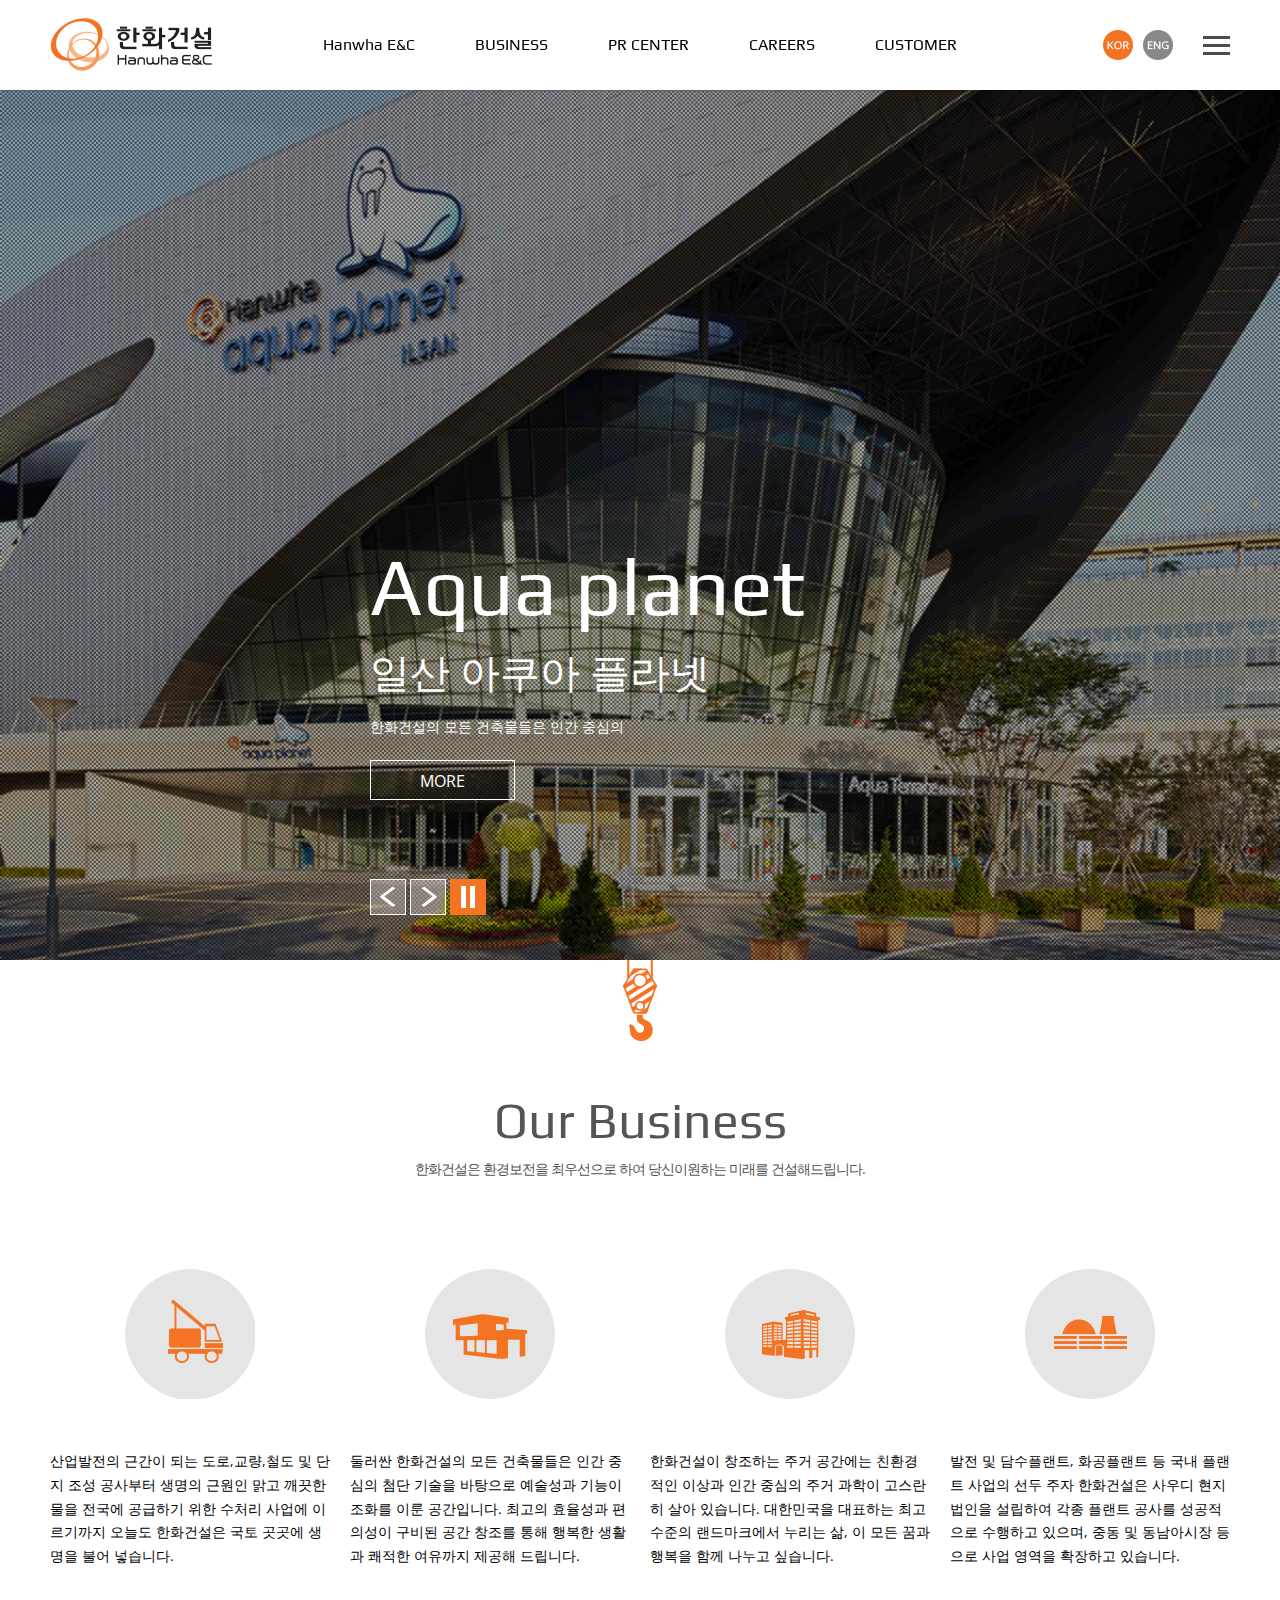
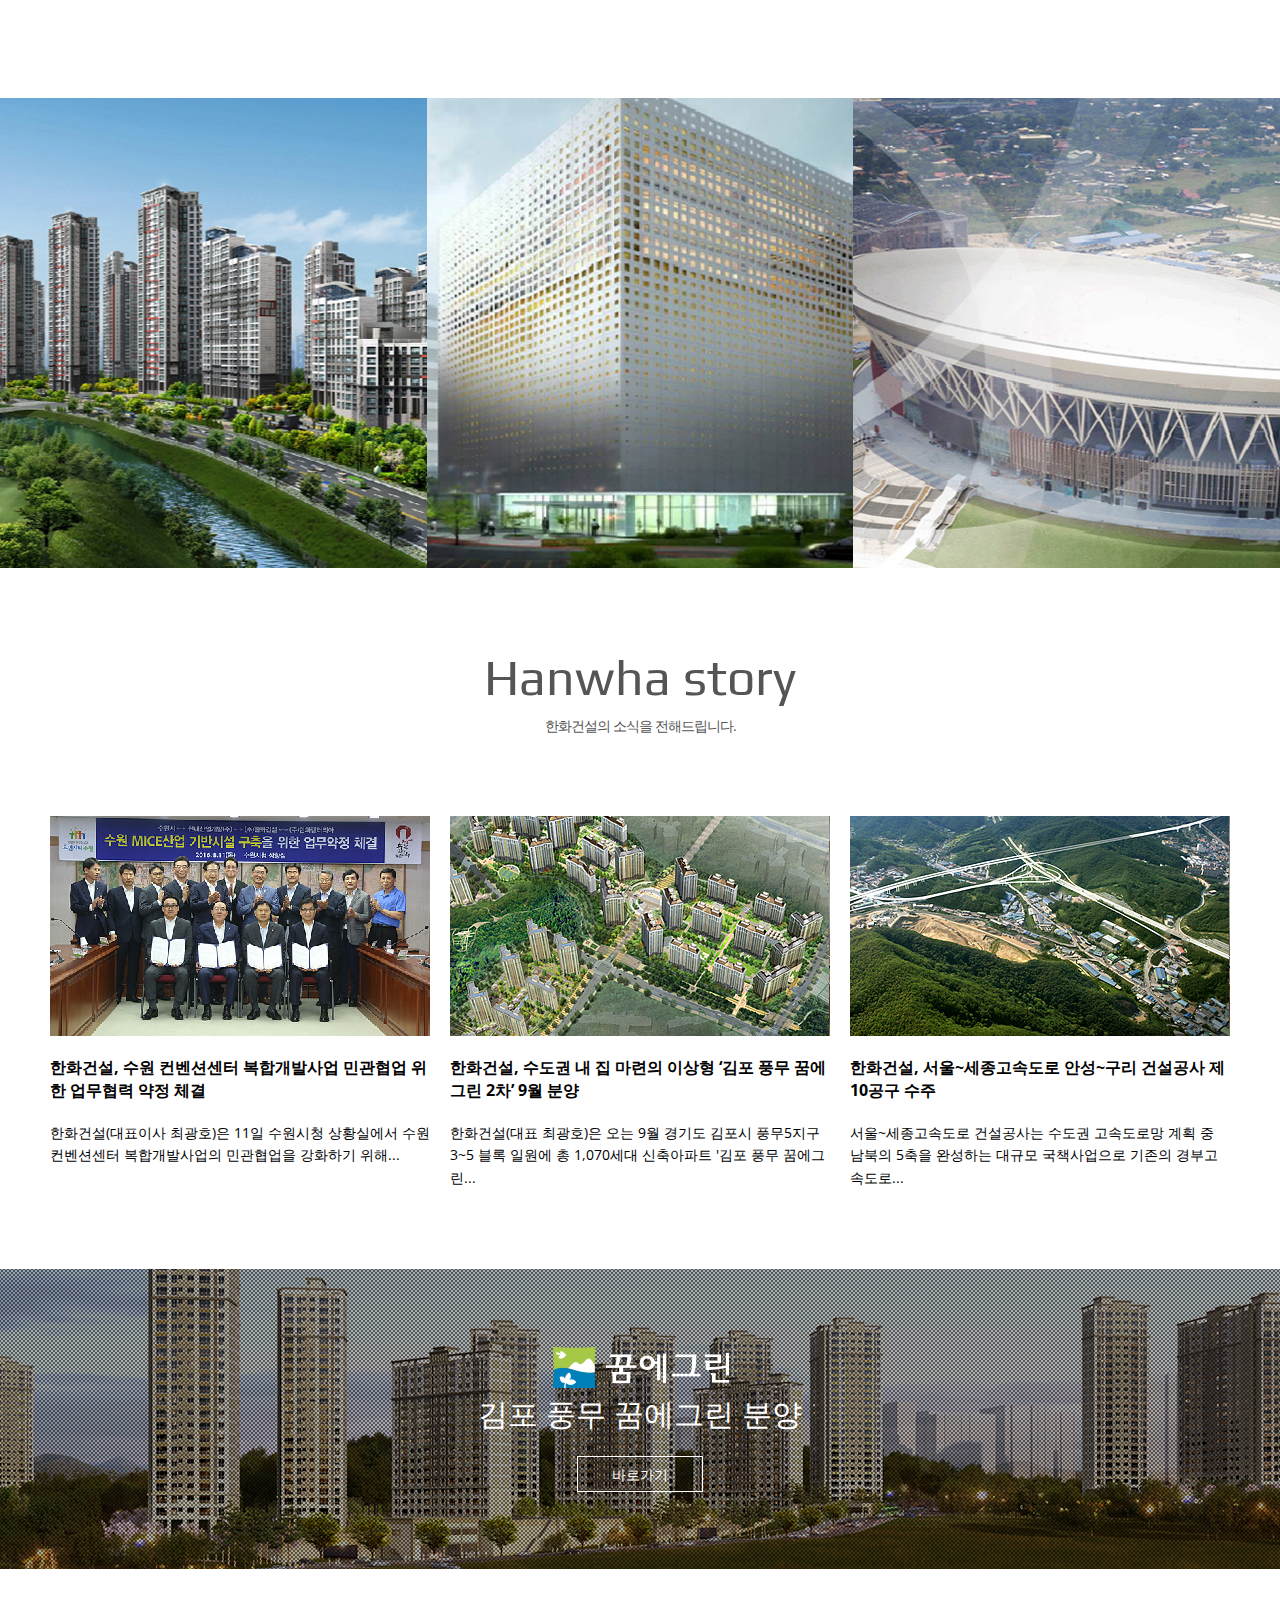
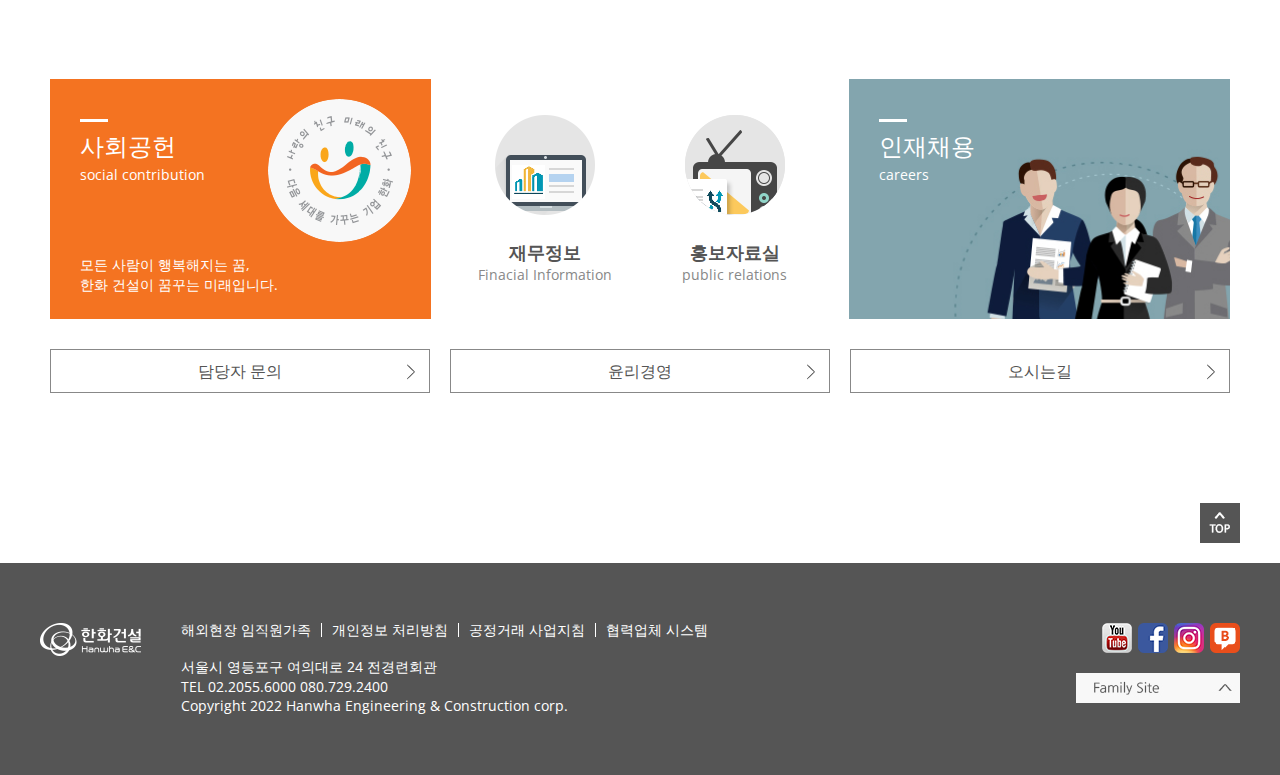
<file: index.html>
<!-- index.html -->
<!DOCTYPE html>
<html lang="en">
<head>
    <meta charset="UTF-8">
    <meta http-equiv="X-UA-Compatible" content="IE=edge">
    <meta name="viewport" content="width=device-width, initial-scale=1.0">
    <title>한화건설</title>
    <link rel="stylesheet" href="./css/common.css">
    <link rel="stylesheet" href="./css/index.css">
    <link rel="shortcut icon" href="./img/favicon.png" type="image/x-icon">
</head>
<body>
    
    <div id="header"></div>

  
    <section id="slider_01">
        <div class="slider">
            <ul>
                <li class="slide_01" rel="1">
                    <div class="slide_cont">
                        <h3>
                            Aqua planet
                        </h3>
                        <strong>일산 아쿠아 플라넷</strong>
                        <p>한화건설의 모든 건축물들은 인간 중심의</p>
                        <a href="">MORE</a>
                    </div>
                </li>
                <li class="slide_02" rel="2">
                    <div class="slide_cont">
                        <h3>
                            <span>Seoul Forest</span>
                            <br>
                            Galleria Foret
                        </h3>
                        <strong>서울숲 갤러리아 포레</strong>
                        <p>서울숲과 어우러지는 입체적인 조경계획</p>
                        <a href="">MORE</a>
                    </div>
                </li>
                <li class="slide_03" rel="3">
                    <div class="slide_cont">
                        <h3>
                            Eco Metro
                        </h3>
                        <strong>인천 에코메트로</strong>
                        <p>살기좋은 아파트의 대표 브랜드 <꿈에그린></p>
                        <a href="">MORE</a>
                    </div>
                </li>
                <li class="slide_04" rel="4">    
                    <div class="slide_cont">
                        <h3>
                            Ulsan Bridge
                        </h3>
                        <strong>울산대교</strong>
                        <p>대한민국을 더욱 풍요롭게 만드는 국토 창조의 힘</p>
                        <a href="">MORE</a>
                    </div>
                </li>
            </ul>
            
            <div class="slide_btn">
                <a class="ca prev" href=""><img src="./img/btn_left.png" alt=""></a>
                <a class="ca next" href=""><img src="./img/btn_right.png" alt=""></a>

                <a class="slider_play"><img src="./img/btn_stop.png" alt=""></a>
            </div>
            

    </section>

    <section id="business">
        <div class="wrap">
            <div class="top_icon"></div>
            <h3>Our Business</h3>
            <p>한화건설은 환경보전을 최우선으로 하여 당신이원하는 미래를 건설해드립니다. </p>

            <div class="cont">
            <!--
                <div class="box">
                    <div class="iconImg"><img src="./img/main_icon01_on.png" alt=""></div>
                    <div class="txt">
                        산업발전의 근간이 되는 도로,교량,철도 및 단지
                        조성 공사부터 생명의 근원인 맑고 깨끗한 물을 전국에 공급하기 위한 수처리 사업에 이르기까지 오늘도 한화건설은 국토 곳곳에 생명을 불어 넣습니다.
                    </div>
                </div>
            </div>
            -->
        </div>
    </section>

    <section id="bigBox">
    <!--
        <div class="boxImg" style="background-image: url(./img/business_img01.jpg);">
            <div class="dark">
                <img src="./img/business_over_btn.png" alt="">
            </div>
        </div>
    -->
    </section>

    <section id="story">
        <div class="wrap">
            <h3>Hanwha story</h3>
            <p>한화건설의 소식을 전해드립니다.</p>

            <div class="cont">
            <!--
                <div class="box">
                    <div class="contImg" style="background-image: url(./img/story_img01.jpg);"></div>
                    <div class="txt">
                        <p>한화건설, 수원 컨벤션센터 복합개발사업 민관협업 위한 업무협력 약정 체결</p>
                        <p>한화건설(대표이사 최광호)은 11일 수원시청 상황실에서 수원
                            컨벤션센터 복합개발사업의 민관협업을 강화하기 위해...</p>
                    </div>
                </div>
            -->
            </div>
        </div>
    </section>

    <section id="banner">
        <div class="txt">
            <img src="./img/banner_logo.png" alt="">
            <p>김포 풍무 꿈에그린 분양</p>
            <a href="#">바로가기</a>
        </div>
    </section>

    <section id="contents">
        <div class="wrap">
            <div class="cont1">
                <div class="box one">
                    <div class="title">
                        <h1>사회공헌</h1>
                        <span>social contribution</span>
                    </div>

                    <p>모든 사람이 행복해지는 꿈,<br>한화 건설이 꿈꾸는 미래입니다.</p>

                    <img src="./img/contribution_logo.png" alt="">
                </div>

                <div class="box two">
                    <div class="finacial">
                        <img src="./img/icon_1.png" alt="">
                        <h3>재무정보</h3>
                        <p>Finacial Information</p>
                    </div>
                    <div class="public">                        
                        <img src="./img/icon_2.png" alt="">
                        <h3>홍보자료실</h3>
                        <p>public relations</p>
                    </div>
                </div>

                <div class="box three">
                    <div class="title">
                        <h1>인재채용</h1>
                        <span>careers </span>
                    </div>
                </div>
                
            </div>

            <div class="cont2">
                <ul>
                    <li><a href="#">담당자 문의</a></li>
                    <li><a href="#">윤리경영</a></li>
                    <li><a href="#">오시는길</a></li>
                </ul>
            </div>
        </div>
    </section>
    
    <div id="pageTop"><a href=""></a></div>
    
    <div id="footer"></div>


    <script src="https://ajax.googleapis.com/ajax/libs/jquery/3.6.0/jquery.min.js"></script>
    <script src="./js/common.js"></script>
    <script src="./js/index.js"></script>
</body>
</html>
</file>
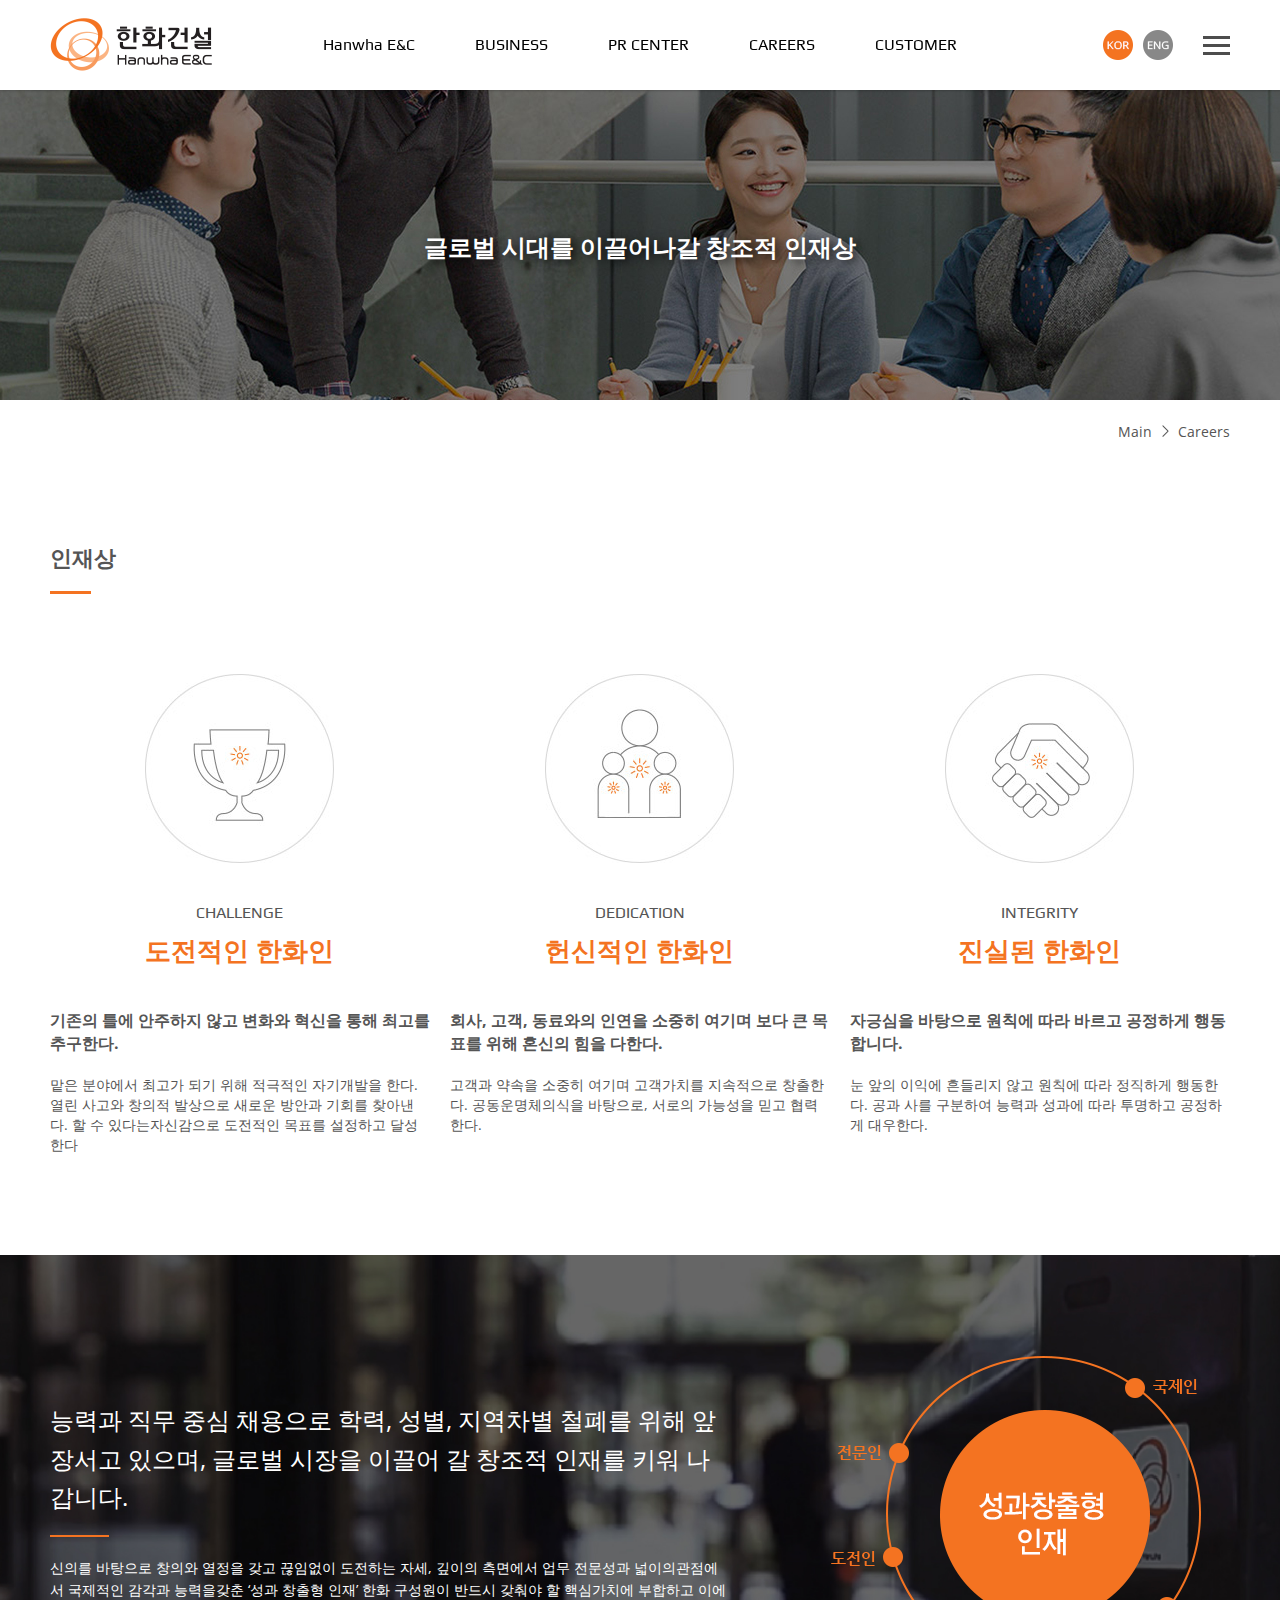
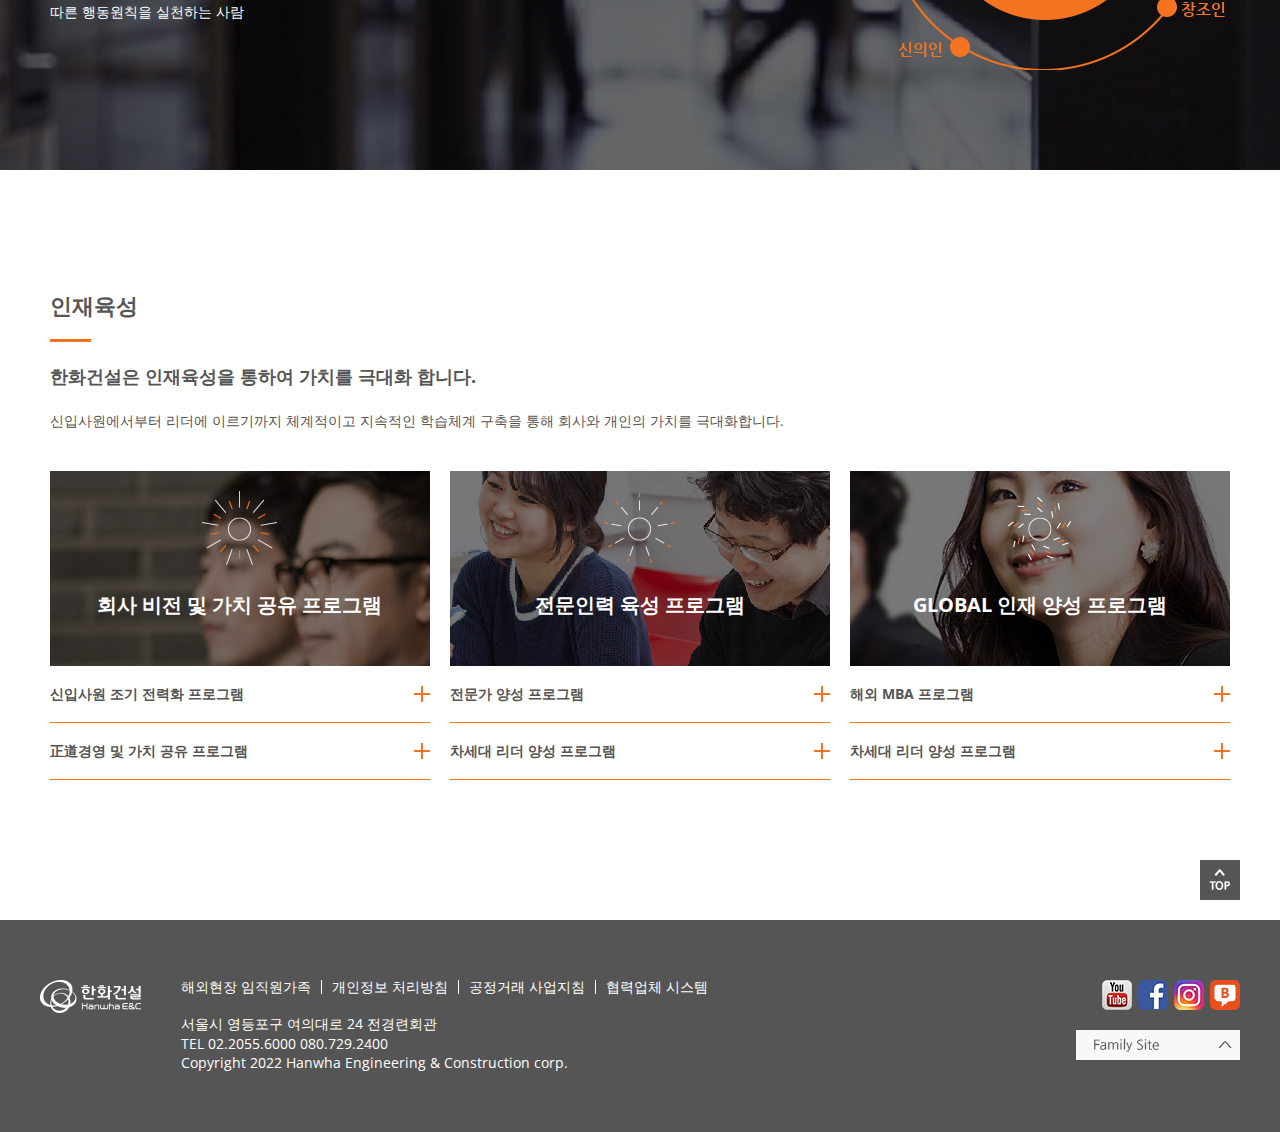
<file: careers.html>
<!-- index.html -->
<!DOCTYPE html>
<html lang="en">
<head>
    <meta charset="UTF-8">
    <meta http-equiv="X-UA-Compatible" content="IE=edge">
    <meta name="viewport" content="width=device-width, initial-scale=1.0">
    <title>한화건설 | 인재개발</title>
    <link rel="stylesheet" href="./css/common.css">
    <link rel="stylesheet" href="./css/careers.css">
    <link rel="shortcut icon" href="./img/favicon.png" type="image/x-icon">
</head>
<body>
    
    <div id="header"></div>

    <section id="contain">
        <div class="pageTit">
            <h4>글로벌 시대를 이끌어나갈 창조적 인재상</h4>
        </div>

        <div class="menuBar">
            <ul>
                <li><a href="#">Main</a></li>
                <li><a href="#">Careers</a></li>
            </ul>
        </div>

        <div class="se1">
            <h2>인재상</h2>

            <div class="contList">
            <!-- 
                <div class="box">
                    <div class="img" style="background-image: url(./img/careers/icon_challenge.jpg);"></div>

                    <div class="txt">
                        <span>CHALLENGE</span>
                        <h3>도전적인 한화인</h3>
                        <strong>기존의 틀에 안주하지 않고 변화와 혁신을 통해 최고를 추구한다.</strong>
                        <p>맡은 분야에서 최고가 되기 위해 적극적인 자기개발을 한다. 열린 사고와 창의적 발상으로 새로운 방안과 기회를 찾아낸다. 할 수 있다는자신감으로 도전적인 목표를 설정하고 달성한다</p>
                    </div>
                </div> 
            -->
            </div>
        </div>

        <div class="se2">
            <div class="wrap">
                <div class="txt">
                    <h1>능력과 직무 중심 채용으로 학력, 성별, 지역차별 철폐를 위해 앞장서고 있으며, 글로벌 시장을 이끌어 갈 창조적 인재를 키워 나갑니다.</h1>
                    <p>신의를 바탕으로 창의와 열정을 갖고 끊임없이 도전하는 자세, 깊이의 측면에서 업무 전문성과 넓이의관점에서 국제적인 감각과 능력을갖춘 ‘성과 창출형 인재’ 한화 구성원이 반드시 갖춰야 할 핵심가치에 부합하고 이에 따른 행동원칙을 실천하는 사람</p>
                </div>
                <div class="img"></div>
            </div>
        </div>

        <div class="se3">
            <h2>인재육성</h2>
            <span>한화건설은 인재육성을 통하여 가치를 극대화 합니다.</span>
            <p>신입사원에서부터 리더에 이르기까지 체계적이고 지속적인 학습체계 구축을 통해 회사와 개인의 가치를 극대화합니다.</p>

            <div class="Listcont">
                <div class="box one">
                    <div class="img" style="background-image: url(./img/careers/img01.jpg);">
                        <div class="icon"><img src="./img/careers/icon01.png" alt=""></div>
                        <p>회사 비전 및 가치 공유 프로그램</p>
                    </div>

                    <div class="slideWarp">
                        <div class="slideTxt">
                            <div class="tit">
                                <h4>신입사원 조기 전력화 프로그램</h4>
                                <div class="line"></div>
                            </div>
                            <div class="cont">
                                <ul>
                                    <li>그룹 입문 과정</li>
                                    <li>건설 입문 과정</li>
                                    <li>OJT 과정</li>
                                    <li>Mentoring 제도</li>
                                    <li>Follow-up 과정</li>
                                    <li>3급사원 입문 과정</li>
                                </ul>
                            </div>
                        </div>

                        <div class="slideTxt">
                            <div class="tit">
                                <h4>正道경영 및 가치 공유 프로그램</h4>
                                <div class="line"></div>
                            </div>
                            <div class="cont">
                                <ul>
                                    <li>고객만족 CS특강</li>
                                    <li>윤리경영교육</li>
                                    <li>승격자 과정</li>
                                    <li>관리자 교육</li>
                                    <li>경력사원 입문 과정</li>
                                </ul>
                            </div>
                        </div>
                    </div>
                </div>

                <div class="box two">
                    <div class="img" style="background-image: url(./img/careers/img02.jpg);">
                        <div class="icon"><img src="./img/careers/icon02.png" alt=""></div>
                        <p>전문인력 육성 프로그램</p>
                    </div>

                    <div class="slideWarp">
                        <div class="slideTxt">
                            <div class="tit">
                                <h4>전문가 양성 프로그램</h4>
                                <div class="line"></div>
                            </div>
                            <div class="cont">
                                <ul>
                                    <li>직무 전문가 양성 과정</li>
                                    <li>공통 역량 과정</li>
                                    <li>OJT 과정</li>
                                    <li>학점이수제도</li>
                                    <li>석박사 과정 및 고위경영자 과정</li>
                                </ul>
                            </div>
                        </div>

                        <div class="slideTxt">
                            <div class="tit">
                                <h4>차세대 리더 양성 프로그램</h4>
                                <div class="line"></div>
                            </div>
                            <div class="cont">
                                <ul>
                                    <li>차세대 현장 리더 양성 교육</li>
                                    <li>핵심인재 육성 프로그램</li>
                                    <li>혁신리더 과정</li>
                                </ul>
                            </div>
                        </div>
                    </div>
                </div>     
                
                <div class="box three">
                    <div class="img" style="background-image: url(./img/careers/img03.jpg);">
                        <div class="icon"><img src="./img/careers/icon03.png" alt=""></div>
                        <p>GLOBAL 인재 양성 프로그램</p>
                    </div>

                    <div class="slideWarp">
                        <div class="slideTxt">
                            <div class="tit">
                                <h4>해외 MBA 프로그램</h4>
                                <div class="line"></div>
                            </div>
                            <div class="cont">
                                <ul>
                                    <li>Global Executive MBA 과정</li>
                                    <li>TOP MBA 과정</li>
                                </ul>
                            </div>
                        </div>

                        <div class="slideTxt">
                            <div class="tit">
                                <h4>차세대 리더 양성 프로그램</h4>
                                <div class="line"></div>
                            </div>
                            <div class="cont">
                                <ul>
                                    <li>어학 지원 제도</li>
                                    <li>해외 지역전문가 제도/li>
                                    <li>Global Biz 과정</li>
                                    <li>해외사업 전문가 과정</li>
                                </ul>
                            </div>
                        </div>
                    </div>
                </div>    

            </div>
        </div>
    </section>
    
    <div id="pageTop"><a href=""></a></div>
    
    <div id="footer"></div>


    <script src="https://ajax.googleapis.com/ajax/libs/jquery/3.6.0/jquery.min.js"></script>
    <script src="./js/common.js"></script>
    <script src="./js/careers.js"></script>
</body>
</html>
</file>
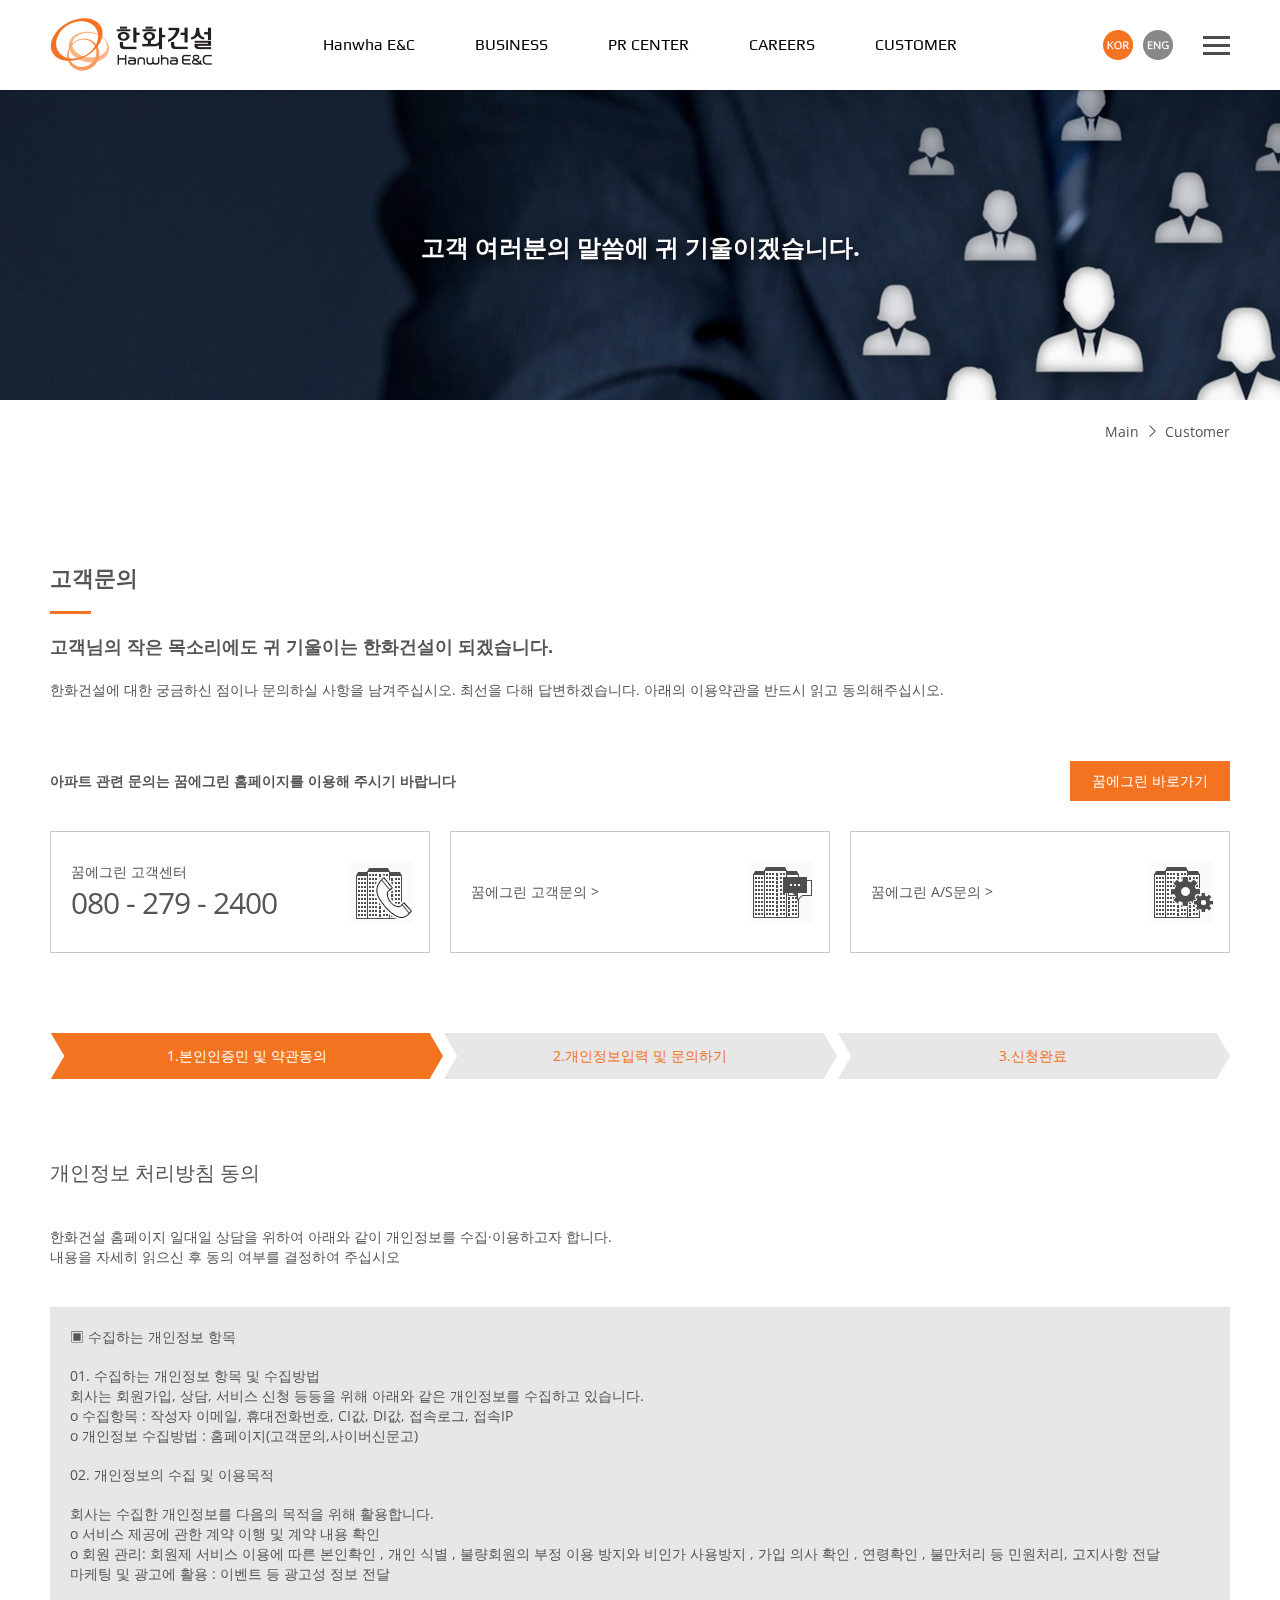
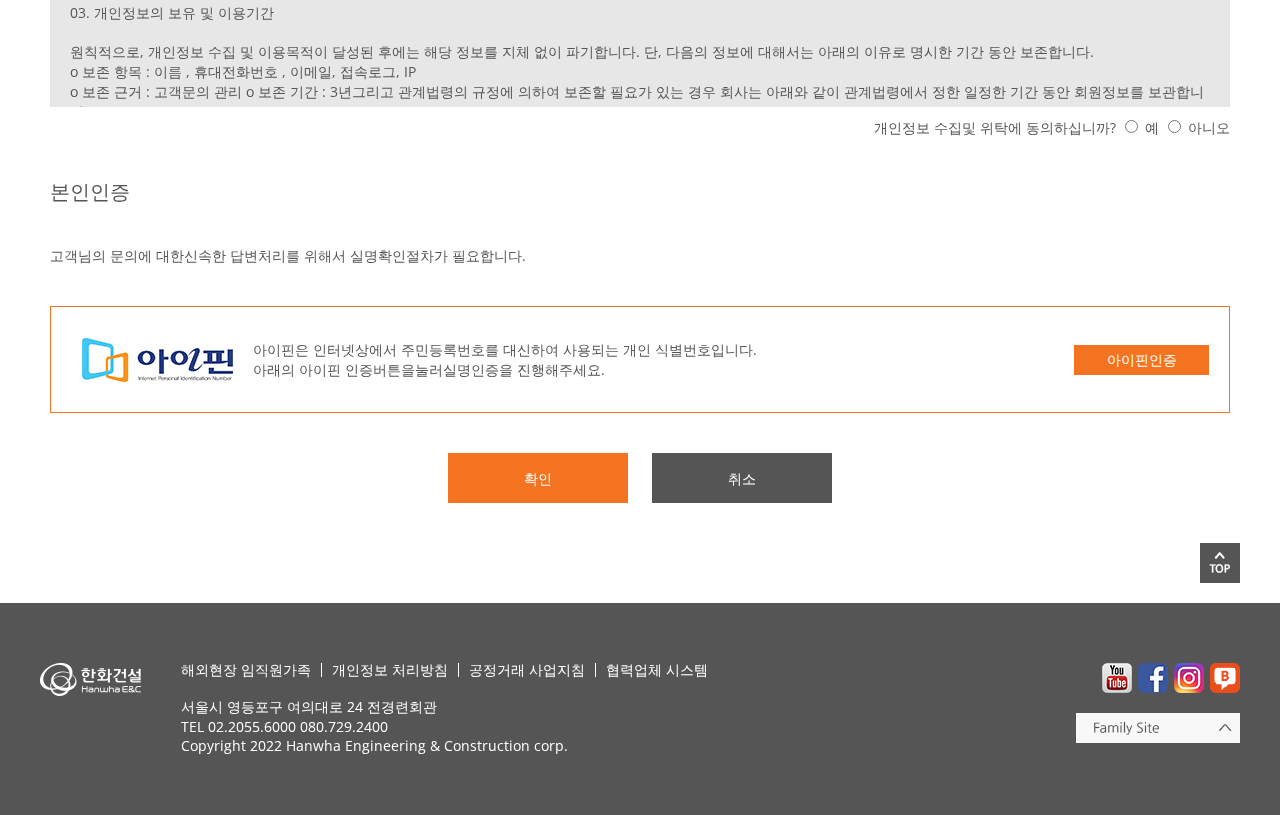
<file: customer.html>
<!-- index.html -->
<!DOCTYPE html>
<html lang="en">
<head>
    <meta charset="UTF-8">
    <meta http-equiv="X-UA-Compatible" content="IE=edge">
    <meta name="viewport" content="width=device-width, initial-scale=1.0">
    <title>한화건설 | 고객센터</title>
    <link rel="stylesheet" href="./css/common.css">
    <link rel="stylesheet" href="./css/customer.css">
    <link rel="shortcut icon" href="./img/favicon.png" type="image/x-icon">
</head>
<body>
    
    <div id="header"></div>

    <section id="contain">
        <div class="pageTit">
            <h4>고객 여러분의 말씀에 귀 기울이겠습니다.</h4>
        </div>

        <div class="menuBar">
            <ul>
                <li><a href="#">Main</a></li>
                <li><a href="#">Customer</a></li>
            </ul>
        </div>

        <div class="se1">
            <div class="subTite">
                <h2>고객문의</h2>
                <span>고객님의 작은 목소리에도 귀 기울이는 한화건설이 되겠습니다.</span>
                <p>한화건설에 대한 궁금하신 점이나 문의하실 사항을 남겨주십시오. 최선을 다해 답변하겠습니다. 아래의 이용약관을 반드시 읽고 동의해주십시오.</p>
            </div>   
            
            <div class="apt">
                <div class="top">
                    <strong>아파트 관련 문의는 꿈에그린 홈페이지를 이용해 주시기 바랍니다</strong>
                    <a href="#">꿈에그린 바로가기</a>
                </div>
                <div class="info">
                <!--
                    <div class="box" style="background-image: url(./img/customer/icon01.png)">
                        <a href="">
                            <span>꿈에그린 고객센터</span>
                            <div class="num">080 - 279 - 2400</div>
                        </a>
                    </div>
                    <div class="box">
                        <a href=""><span>꿈에그린 고객문의 > </span></a>
                    </div>
                    <div class="box">
                        <a href=""><span>꿈에그린 A/S문의 > </span></a>
                    </div>
                -->
                </div>
            </div>
        </div>

        <div class="se2">
            <div class="step">
                <ul>
                    <li class="on"><span>1.본인인증민 및 약관동의</span></li>
                    <li><span>2.개인정보입력 및 문의하기</span></li>
                    <li><span>3.신청완료</span></li>
                </ul>
            </div>

            <div class="join">
                <h2>개인정보 처리방침 동의</h2>
                <p>한화건설 홈페이지 일대일 상담을 위하여 아래와 같이 개인정보를 수집·이용하고자 합니다.<br>
                    내용을 자세히 읽으신 후 동의 여부를 결정하여 주십시오</p>
                <div class="box">
                    <div class="info">
                        ▣ 수집하는 개인정보 항목<br><br>01. 수집하는 개인정보 항목 및 수집방법<br>회사는 회원가입, 상담, 서비스 신청 등등을 위해 아래와 같은 개인정보를 수집하고 있습니다. <br>ο 수집항목 : 작성자 이메일, 휴대전화번호, CI값, DI값, 접속로그, 접속IP <br>ο 개인정보 수집방법 : 홈페이지(고객문의,사이버신문고) <br><br>02. 개인정보의 수집 및 이용목적 <br><br> 회사는 수집한 개인정보를 다음의 목적을 위해 활용합니다. <br> ο 서비스 제공에 관한 계약 이행 및 계약 내용 확인 <br> ο 회원 관리: 회원제 서비스 이용에 따른 본인확인 , 개인 식별 , 불량회원의 부정 이용 방지와 비인가 사용방지 , 가입 의사 확인 , 연령확인 , 불만처리 등 민원처리, 고지사항 전달 <br> 마케팅 및 광고에 활용 : 이벤트 등 광고성 정보 전달  <br><br> 03. 개인정보의 보유 및 이용기간 <br><br>원칙적으로, 개인정보 수집 및 이용목적이 달성된 후에는 해당 정보를 지체 없이 파기합니다. 단, 다음의 정보에 대해서는 아래의 이유로 명시한 기간 동안 보존합니다. <br> ο 보존 항목 : 이름 , 휴대전화번호 , 이메일, 접속로그, IP<br> ο 보존 근거 : 고객문의 관리 ο 보존 기간 : 3년그리고 관계법령의 규정에 의하여 보존할 필요가 있는 경우 회사는 아래와 같이 관계법령에서 정한 일정한 기간 동안 회원정보를 보관합니다. <br> 소비자의 불만 또는 분쟁처리에 관한 기록 : 3년 (전자상거래 등에서의 소비자보호에 관한 법률 시행령 제6조 [사업자가 보존하는거래기록의 대상들]) <br><br> 04. 개인정보의 파기절차 및 방법<br><br> 회사는 원칙적으로 개인정보 수집 및 이용목적이 달성된 후에는 해당 정보를 지체없이 파기합니다. 파기절차 및 방법은 다음과 같습니다. <br><br>ο 파기절차 <br> 회원님이 회원가입 등을 위해 입력하신 정보는 목적이 달성된 후 별도의 DB로 옮겨져(종이의 경우 별도의 서류함) 내부 방침 및 기타 관련 법령에 의한 정보보호 사유에 따라(보유 및 이용기간 참조) 일정 기간 저장된 후 파기되어집니다.<br> 별도 DB로 옮겨진 개인정보는 법률에 의한 경우가 아니고서는 보유되어지는 이외의 다른 목적으로 이용되지 않습니다.<br><br> ο 파기방법<br>전자적 파일형태로 저장된 개인정보는 기록을 재생할 수 없는 기술적 방법을 사용하여 삭제합니다. <br><br>
                        ▣ 수집한 개인정보의 위탁<br><br>회사는 서비스 이행을 위해 아래와 같이 외부 전문업체에 위탁하여 운영하고 있습니다.<br><br>ο 위탁 대상자 : (주) 한화에스앤씨 <br>ο 위탁업무 내용 : 웹사이트 및 시스템 관리<br>ο 위탁 대상자 : 엠비앤홀딩스, 산하디앤시, 마켓리더, 내일엔, 파라피앤디, 아인스, 리안컴퍼니, 세웅알앤시, 글로벌탐앤에스, 니소스씨앤디(DnSP PMG), 앰게이츠, 랜드비전, 인송홀딩스, 솔렉스마케팅, 신영엠앤디, 메인코리아, 임팩트씨제이, 건한컨테크, 삼일산업, 미래인, 리얼탑코리아, 유성, 더메이커스, 에프엠플래닝, 청연앤드, 한국부동산마케팅주식회사, ㈜네스트컨설팅, ㈜글로벌맨파워시스템, ㈜건축환경서비스, ㈜하우스링크<br>ο 위탁업무 내용 : 관심고객 상담, 분양상품 안내, 분양업무 대행, 입주지원업무 대행<br>
                    </div>
                    <div class="yORn">
                        개인정보 수집및 위탁에 동의하십니까?
                        <input type="radio" name="receive"> 예
                        <input type="radio" name="receive"> 아니오
                    </div>
                </div>

            </div>

            <div class="iPin">
                <h2>본인인증</h2>
                <p>고객님의 문의에 대한신속한 답변처리를 위해서 실명확인절차가 필요합니다.</p>

                <div class="box">
                    <img src="./img/customer/i_pin_logo.png" alt="아이핀 로고">
                    <p>아이핀은 인터넷상에서 주민등록번호를 대신하여 사용되는 개인 식별번호입니다.<br>
                        아래의 아이핀 인증버튼을눌러실명인증을 진행해주세요.</p>
                    <div class="btn">아이핀인증</div>
                </div>
            </div>

            <div class="btns">
                <button class="ok">확인</button>
                <button class="no">취소</button>
            </div>
        </div>
    </section>
    
    <div id="pageTop"><a href=""></a></div>
    
    <div id="footer"></div>


    <script src="https://ajax.googleapis.com/ajax/libs/jquery/3.6.0/jquery.min.js"></script>
    <script src="./js/common.js"></script>
    <script src="./js/customer.js"></script>
</body>
</html>
</file>
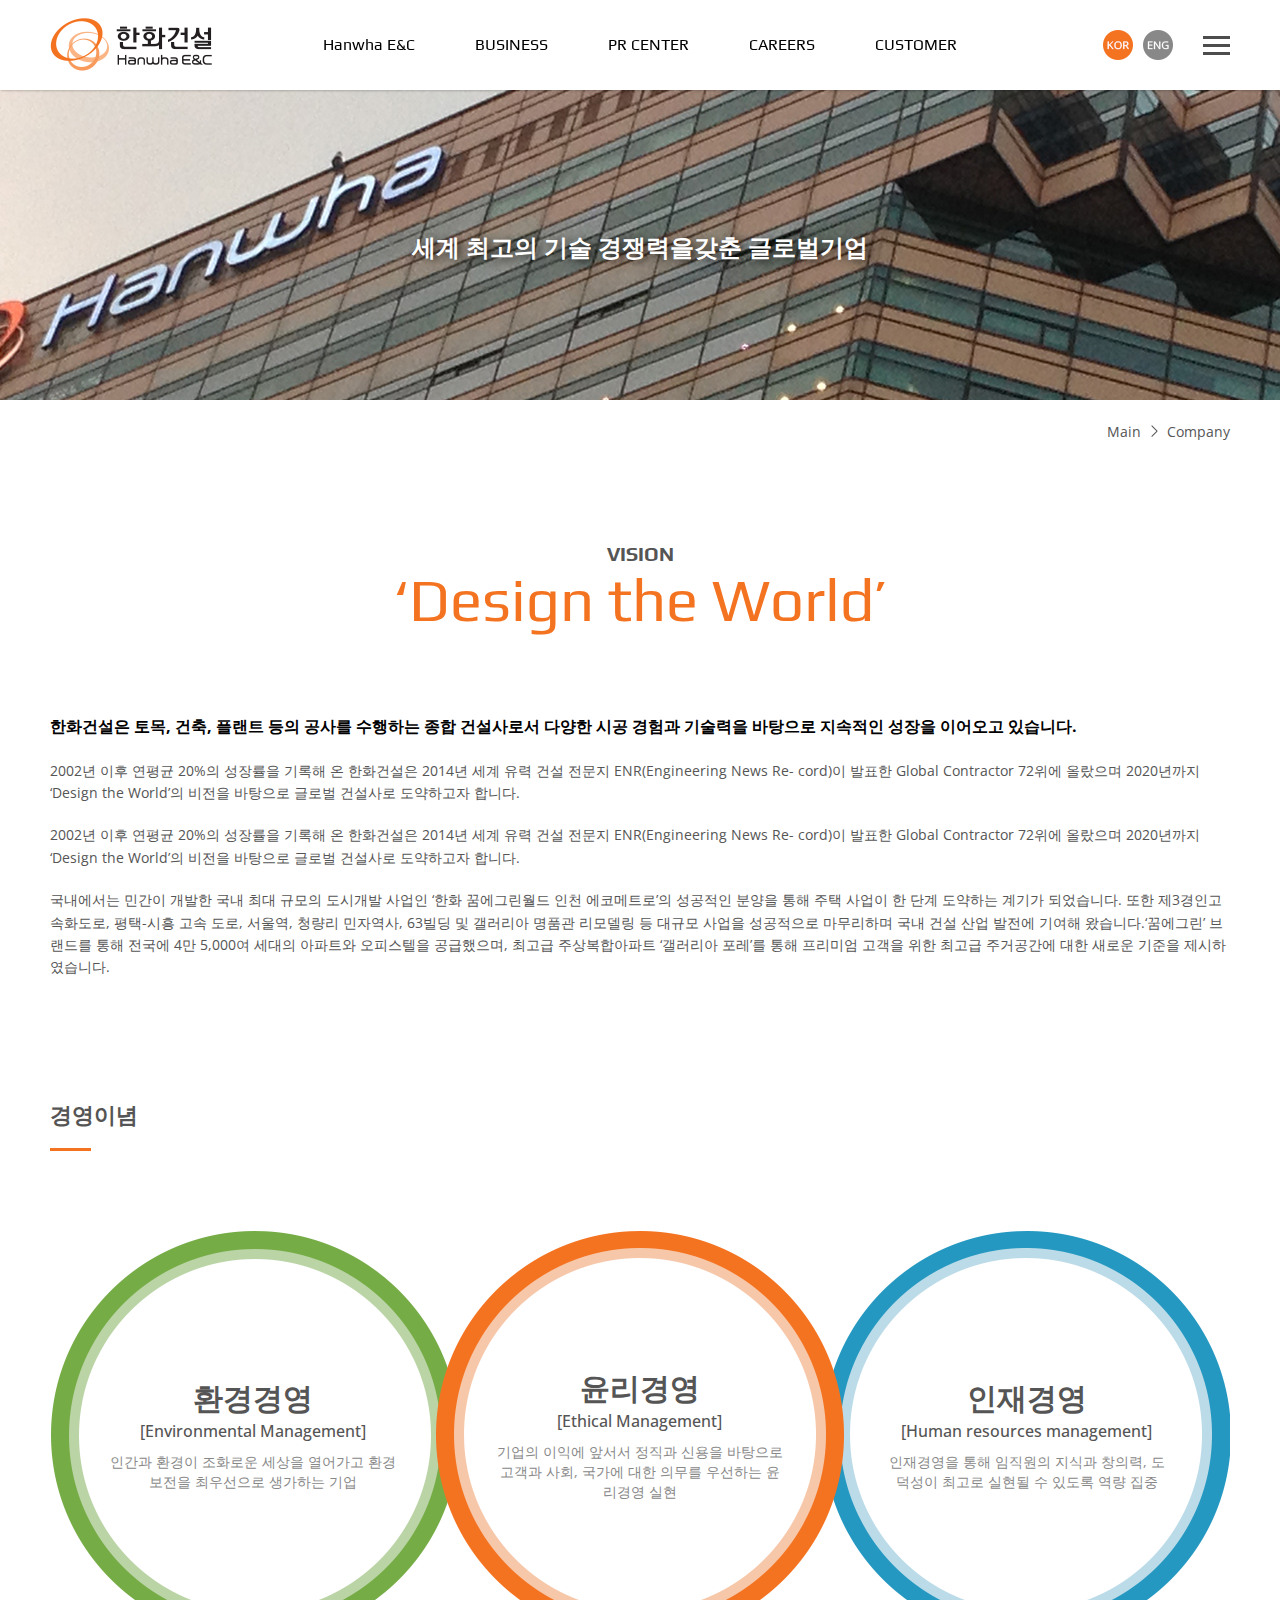
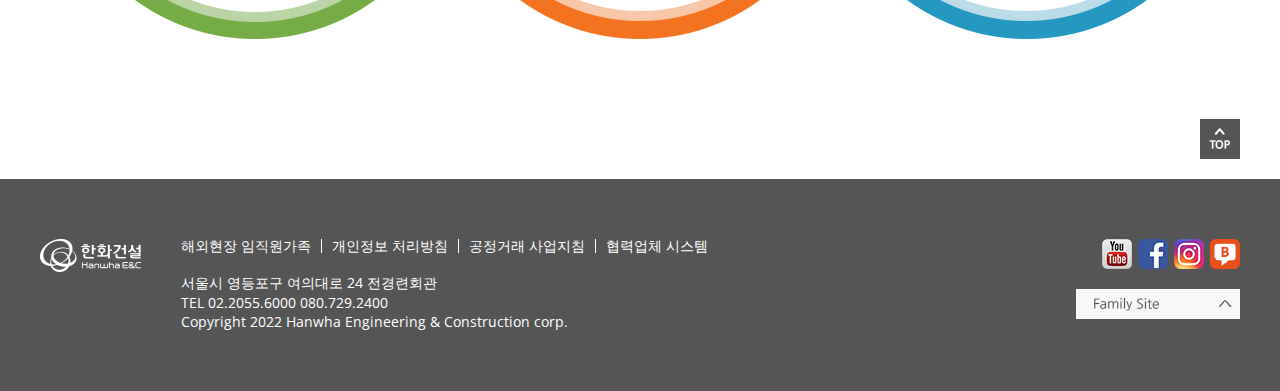
<file: info.html>
<!-- index.html -->
<!DOCTYPE html>
<html lang="en">
<head>
    <meta charset="UTF-8">
    <meta http-equiv="X-UA-Compatible" content="IE=edge">
    <meta name="viewport" content="width=device-width, initial-scale=1.0">
    <title>한화건설 | 경영이념</title>
    <link rel="stylesheet" href="./css/common.css">
    <link rel="stylesheet" href="./css/info.css">
    <link rel="shortcut icon" href="./img/favicon.png" type="image/x-icon">
</head>
<body>
    
    <div id="header"></div>

    <section id="contain">
        <div class="pageTit">
            <h4>세계 최고의 기술 경쟁력을갖춘 글로벌기업</h4>
        </div>

        <div class="menuBar">
            <ul>
                <li><a href="#">Main</a></li>
                <li><a href="#">Company</a></li>
            </ul>
        </div>

        <div class="vision">
            <div class="tit">
                <strong>VISION</strong>
                <h2>‘Design the World’</h2>
            </div>
            <div class="cont">
                <span>한화건설은 토목, 건축, 플랜트 등의 공사를 수행하는 종합 건설사로서 다양한 시공 경험과 기술력을 바탕으로 지속적인 성장을 이어오고 있습니다.</span>
                <p>2002년 이후 연평균 20%의 성장률을 기록해 온 한화건설은 2014년 세계 유력 건설 전문지 ENR(Engineering News Re- cord)이 발표한 Global Contractor 72위에 올랐으며 2020년까지 ‘Design the World’의 비전을 바탕으로 글로벌 건설사로 도약하고자 합니다.</p>
                <p>2002년 이후 연평균 20%의 성장률을 기록해 온 한화건설은 2014년 세계 유력 건설 전문지 ENR(Engineering News Re- cord)이 발표한 Global Contractor 72위에 올랐으며 2020년까지 ‘Design the World’의 비전을 바탕으로 글로벌 건설사로 도약하고자 합니다.</p>
                <p>국내에서는 민간이 개발한 국내 최대 규모의 도시개발 사업인 ‘한화 꿈에그린월드 인천 에코메트로’의 성공적인 분양을 통해 주택 사업이 한 단계 도약하는 계기가 되었습니다. 또한 제3경인고속화도로, 평택-시흥 고속 도로, 서울역, 청량리 민자역사, 63빌딩 및 갤러리아 명품관 리모델링 등 대규모 사업을 성공적으로 마무리하며 국내 건설 산업 발전에 기여해 왔습니다.‘꿈에그린’ 브랜드를 통해 전국에 4만 5,000여 세대의 아파트와 오피스텔을 공급했으며, 최고급 주상복합아파트 ‘갤러리아 포레’를 통해 프리미엄 고객을 위한 최고급 주거공간에 대한 새로운 기준을 제시하였습니다.</p>
            </div>
        </div>

        <div class="management">
            <h2>경영이념</h2>

            <ul class="list">
            <!--
                <li>
                    <h4>환경경영</h4>
                    <span>[Environmental Management]</span>
                    <p>인간과 환경이 조화로운 세상을 열어가고 환경보전을 최우선으로 생가하는 기업</p>
                </li>
            -->
            </ul>
        </div>
    </section>
    
    <div id="pageTop"><a href=""></a></div>
    
    <div id="footer"></div>


    <script src="https://ajax.googleapis.com/ajax/libs/jquery/3.6.0/jquery.min.js"></script>
    <script src="./js/common.js"></script>
    <script src="./js/info.js"></script>
</body>
</html>
</file>
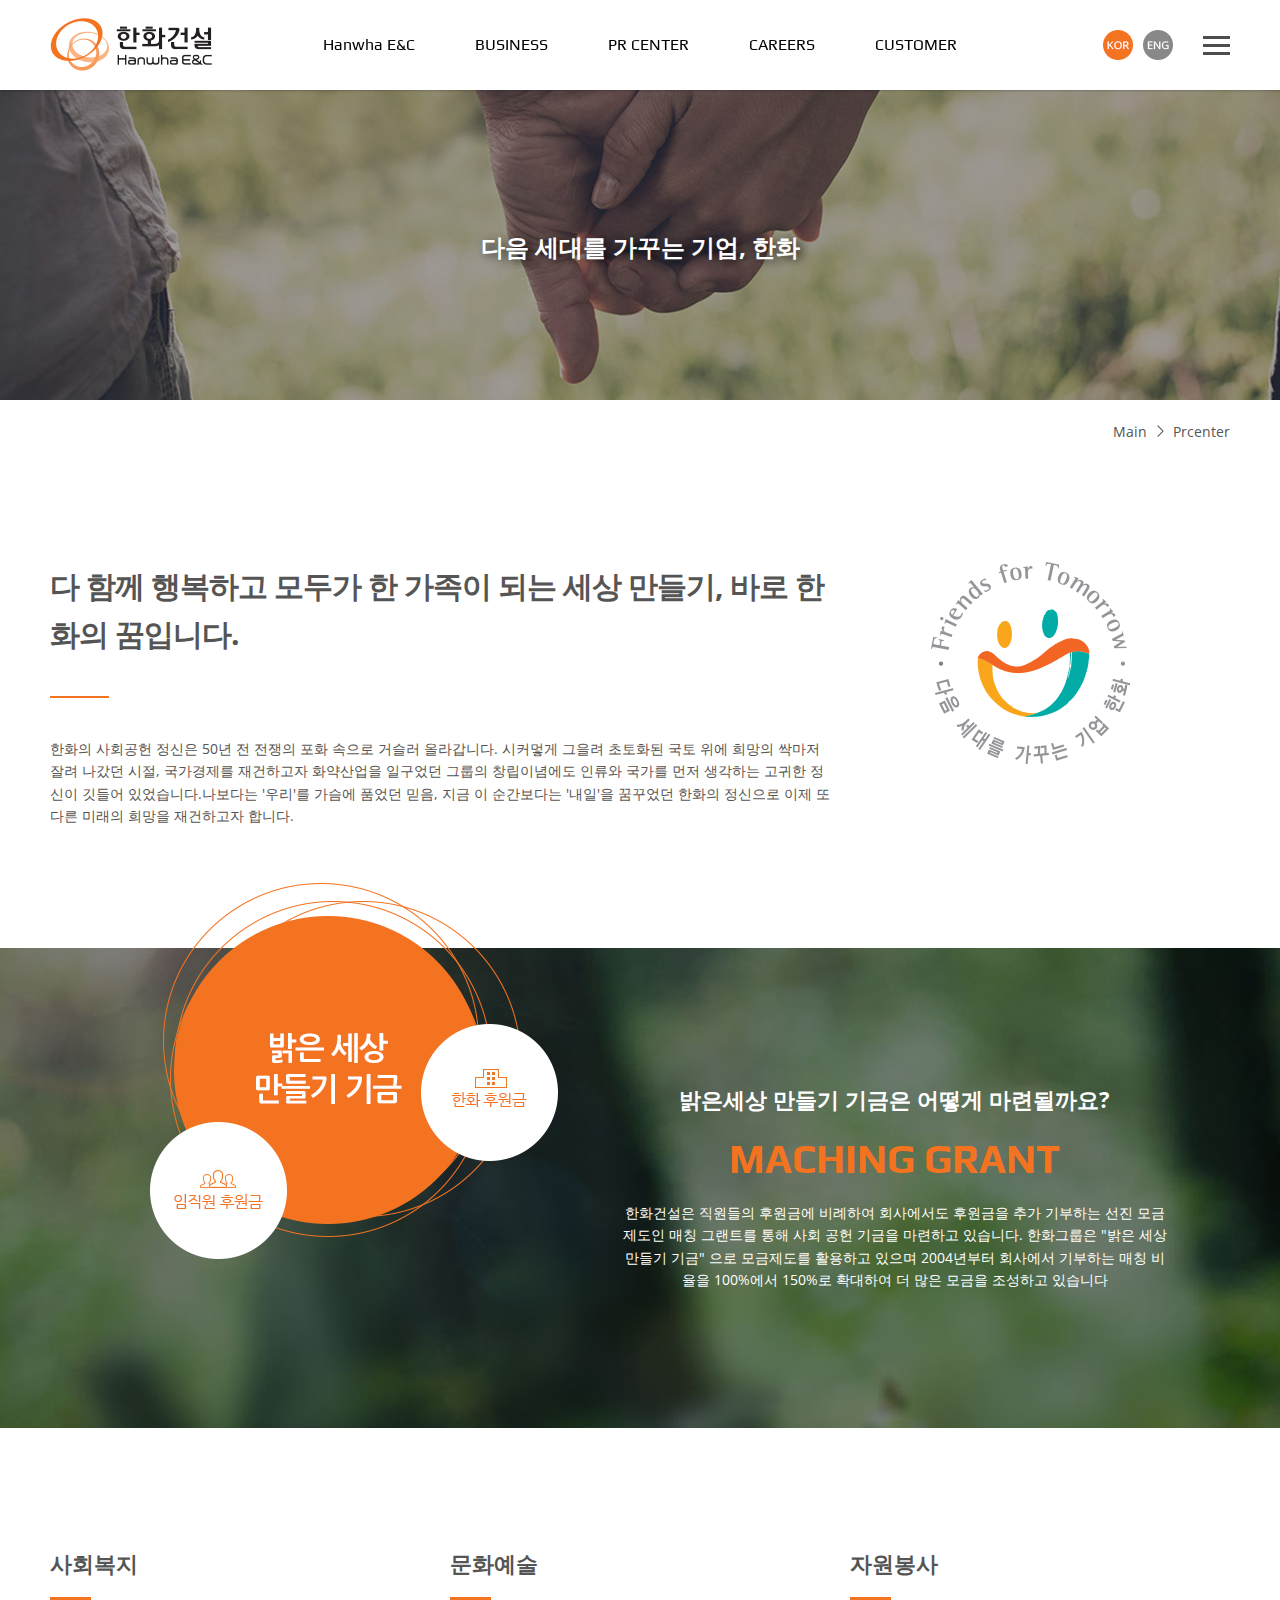
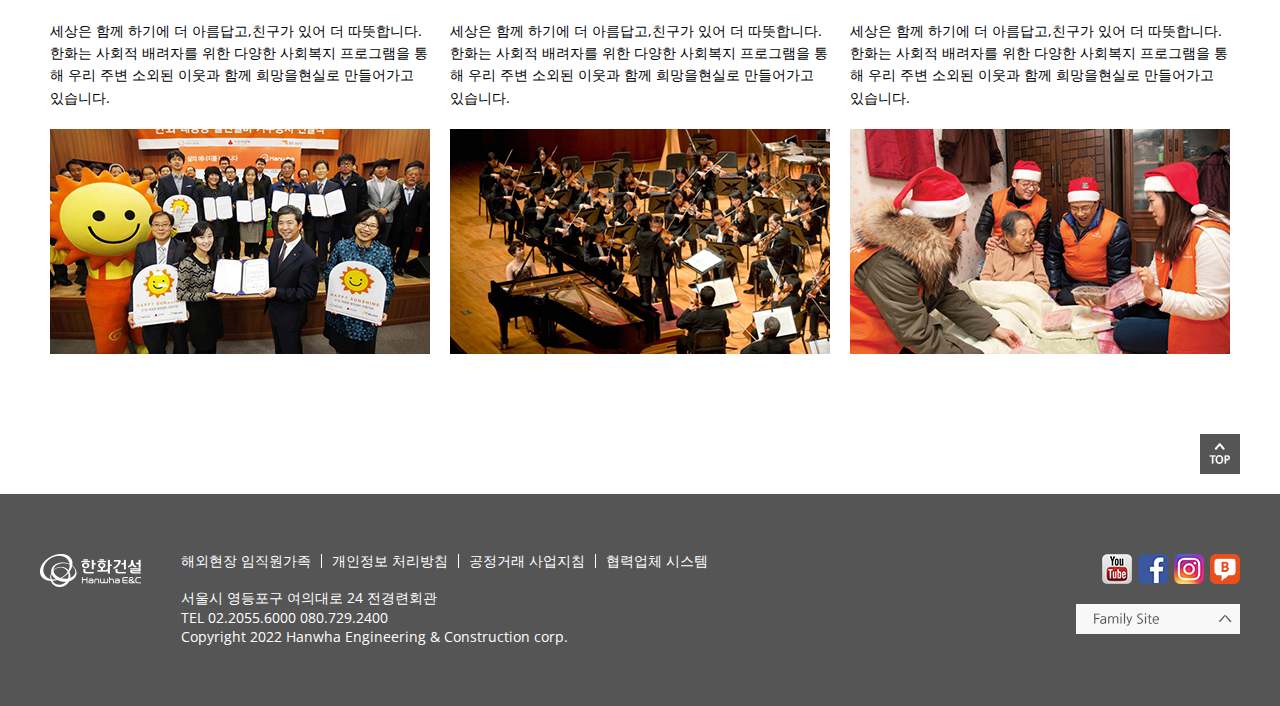
<file: prcenter.html>
<!-- index.html -->
<!DOCTYPE html>
<html lang="en">
<head>
    <meta charset="UTF-8">
    <meta http-equiv="X-UA-Compatible" content="IE=edge">
    <meta name="viewport" content="width=device-width, initial-scale=1.0">
    <title>한화건설 | 사회공헌</title>
    <link rel="stylesheet" href="./css/common.css">
    <link rel="stylesheet" href="./css/prcenter.css">
    <link rel="shortcut icon" href="./img/favicon.png" type="image/x-icon">
</head>
<body>
    
    <div id="header"></div>

    <section id="contain">        
        <div class="pageTit">
            <h4>다음 세대를 가꾸는 기업, 한화</h4>
        </div>
    
        <div class="menuBar">
            <ul>
                <li><a href="#">Main</a></li>
                <li><a href="#">Prcenter</a></li>
            </ul>
        </div>

        <div class="happy">
            <div class="left">
                <h2>다 함께 행복하고 모두가 한 가족이 되는 세상 만들기, 바로 한화의 꿈입니다.</h2>
                <p>한화의 사회공헌 정신은 50년 전 전쟁의 포화 속으로 거슬러 올라갑니다. 시커멓게 그을려 초토화된 국토 위에 희망의 싹마저 잘려 나갔던 시절, 국가경제를 재건하고자 화약산업을 일구었던 그룹의 창립이념에도 인류와 국가를 먼저 생각하는 고귀한 정신이 깃들어 있었습니다.나보다는 '우리'를 가슴에 품었던 믿음, 지금 이 순간보다는 '내일'을 꿈꾸었던 한화의 정신으로 이제 또 다른 미래의 희망을 재건하고자 합니다.</p>
            </div>
            <div class="right"></div>
        </div>

        <div class="banner">
            <div class="wrap">
                <div class="left"><img src="./img/prcenter/img.png" alt=""></div>
                <div class="right">
                    <span>밝은세상 만들기 기금은 어떻게 마련될까요?</span>
                    <h2>MACHING GRANT</h2>
                    <p>한화건설은 직원들의 후원금에 비례하여 회사에서도 후원금을 추가 기부하는 선진 모금제도인 매칭 그랜트를 통해 사회 공헌 기금을 마련하고 있습니다. 한화그룹은 "밝은 세상 만들기 기금" 으로 모금제도를 활용하고 있으며 2004년부터 회사에서 기부하는 매칭 비율을 100%에서 150%로 확대하여 더 많은 모금을 조성하고 있습니다</p>
                </div>
            </div>
        </div>

        <div class="welfare">
        <!-- 
            <div class="box">
                <div class="txt">
                    <h3>사회복지</h3>
                    <p>세상은 함께 하기에 더 아름답고,친구가 있어 더 따뜻합니다.한화는 사회적 배려자를 위한 다양한 사회복지 프로그램을 통해 우리 주변 소외된 이웃과 함께 희망을현실로 만들어가고 있습니다.</p>
                </div>
                <div class="img" style="background-image: url(./img/prcenter/content_img1.jpg);"></div>
            </div> 
        -->
        </div>
    </section>
    
    <div id="pageTop"><a href=""></a></div>
    
    <div id="footer"></div>


    <script src="https://ajax.googleapis.com/ajax/libs/jquery/3.6.0/jquery.min.js"></script>
    <script src="./js/common.js"></script>
    <script src="./js/prcenter.js"></script>
</body>
</html>
</file>
<file: css/common.css>
/*common.css*/
@charset "utf-8";

@import url('https://fonts.googleapis.com/css2?family=Nanum+Gothic:wght@400;700;800&family=Open+Sans:ital,wght@0,400;0,500;0,600;0,700;0,800;1,300;1,400;1,500;1,600;1,700;1,800&family=Play:wght@400;700&display=swap');


*{box-sizing: border-box; font-family: 'Nanum Gothic', sans-serif; font-family: 'Play', sans-serif; font-family: 'Open Sans', sans-serif;}
html, body{margin: 0; padding: 0;}
ul, ol{margin: 0; padding: 0; list-style: none;}
h1, h2, h3, h4, h5, h6, p{margin: 0;}
a{text-decoration: none;}

.font_play{font-family: 'Play', sans-serif;}



/********** header **********/
header{width: 100%; height: 90px; position: fixed; z-index: 999; background: #fff; box-shadow: 1px 1px 2px rgb(0 0 0 / 20%);}
header .wrap{height: 100%; width: 1200px; margin: 0 auto; padding: 0 10px; display: flex; position: relative;}

header .wrap .logo{position: absolute; top: 18px;}
header .wrap .logo a{display: block; width: 162px; height: 53px; background: url(../img/logo.png) no-repeat center center;}


header .wrap nav{margin: 0 auto;}
header .wrap nav > ul{height: 90px; display: flex; text-align: center;}
header .wrap nav > ul > li{}
header .wrap nav > ul > li > a{display: block; font-size: 16px; color: #000; padding: 35px 30px 36px 30px; font-family: 'Play', sans-serif;}
header .wrap nav > ul > li:hover > a{color: #f47321; border-top: 6px solid #f47321; background: #eeeeee; padding: 29px 30px 36px 30px;}

header .wrap nav > ul > li > ul{background: #eeeeee; padding-bottom: 20px; display: none;}
header .wrap nav > ul > li:hover > ul{display: block;}
header .wrap nav > ul > li > ul > li{margin-bottom: 10px;}
header .wrap nav > ul > li > ul > li > a{display: block; font-size: 13px; color: #555;}
header .wrap nav > ul > li > ul > li:hover > a{color: #f47321;}


header .wrap .right{position: absolute; top: 30px; right: 10px; display: flex; align-items: center;}
header .wrap .right .lang{display: flex;}
header .wrap .right .lang a{width: 30px; height: 30px; display: block;}
header .wrap .right .lang .kor a{background: url(../img/kor_btn.png) no-repeat 0 0;}
header .wrap .right .lang .eng a{background: url(../img/eng_btn.png) no-repeat -30px 0; margin-left: 10px;}
header .wrap .right .lang .kor:hover a{background: url(../img/kor_btn.png) no-repeat -30px 0;}
header .wrap .right .lang .eng:hover a{background: url(../img/eng_btn.png) no-repeat 0 0;}

header .wrap .right .mMenu{width: 27px; height: 19px; margin-left: 30px; background: url(../img/btn-gnbutil.png)no-repeat 0 0;}
header .wrap .right .mMenu:hover{background: url(../img/btn-gnbutil.png) no-repeat -27px 0;}



/* header > allmenu */
header .allmenu{width: 100%; background: #fff; position: absolute; top: 0; max-height: 0; overflow: hidden; transition:  max-height 0.5s;}
header .allmenu.active{max-height: 1000px; }
header .allmenu .wrap{width: 1200px; height: 100%; padding: 20px 10px 40px 10px; margin: 0 auto; position: relative;}

header .allmenu .wrap .all_logo{}
header .allmenu .wrap .all_logo a{display: block; width: 162px; height: 53px; background: url(../img/logo.png) no-repeat center center;}


header .allmenu .wrap .all_gnb{margin-left: 160px;}
header .allmenu .wrap .all_gnb > ul{}
header .allmenu .wrap .all_gnb > ul > li{display: flex; border-bottom: 1px solid #ddd;}
header .allmenu .wrap .all_gnb > ul > li > .link > a{display: block; width: 110px; font-size: 14px; padding: 18px 0; float: left; border-bottom: 2px solid #f47321; color: #000; font-family: 'Play', sans-serif; line-height: 20px;}

header .allmenu .wrap .all_gnb > ul > li > ul{display: flex;}
header .allmenu .wrap .all_gnb > ul > li > ul > li{}
header .allmenu .wrap .all_gnb > ul > li > ul > li > a{display: block; color: #555; font-size: 13px; display: block; padding: 20px 15px 20px 0;}
header .allmenu .wrap .all_gnb > ul > li > ul > li:hover > a{color: #f47321;}


header .allmenu .wrap .closeBtn{width: 23px; height: 23px; background: url(../img/btn-close.png) no-repeat 0 0; margin-top: 10px; position: absolute; right: 10px;}
header .allmenu .wrap .closeBtn:hover{background: url(../img/btn-close.png) no-repeat 0 -23px;} 



/********** pageTop **********/
#pageTop{display: flex; justify-content: end; margin-right: 40px; margin-bottom: 20px;}
#pageTop a{display: block; width: 40px; height: 40px; background: url(../img/top_btn.png) no-repeat 0 0;}



/********** footer **********/
footer{background: #555555;}
footer .wrap{width: 1200px; margin: 0 auto; padding: 60px 0; display: flex; position: relative;}
footer .wrap .fLogo{}
footer .wrap .fLogo a{}
footer .wrap .fLogo a img{display: block;}

footer .wrap .fMenu{padding-left: 40px;}
footer .wrap .fMenu .top{}
footer .wrap .fMenu .top ul{display: flex; flex-wrap: wrap;}
footer .wrap .fMenu .top ul li{}
footer .wrap .fMenu .top ul li a{display: block; font-size: 14px; color: #fff; line-height: 1; padding: 0 10px; border-right: 1px solid #fff;}
footer .wrap .fMenu .top ul li:first-child a{padding-left: 0;}
footer .wrap .fMenu .top ul li:last-child a{border-right: none;}
footer .wrap .fMenu .bot{color: #fff; font-size: 14px; margin-top: 20px;}

footer .wrap .right{position: absolute; right: 0;}
footer .wrap .right .sns{display: flex; justify-content: end;}
footer .wrap .right .sns li{margin-left: 6px;}
footer .wrap .right .sns .sns1 a{display: block; width: 30px; height: 30px; background: url(../img/sns.png) no-repeat 0 0;}
footer .wrap .right .sns .sns2 a{display: block; width: 30px; height: 30px; background: url(../img/sns.png) no-repeat -30px 0;}
footer .wrap .right .sns .sns3 a{display: block; width: 30px; height: 30px; background: url(../img/sns.png) no-repeat -60px 0;}
footer .wrap .right .sns .sns4 a{display: block; width: 30px; height: 30px; background: url(../img/sns.png) no-repeat -90px 0;}

footer .wrap .right .familysite{margin-top: 20px; cursor: pointer;}
footer .wrap .right .familysite .familyOn{}
footer .wrap .right .familysite .familyOn img{}

footer .wrap .right .familysite .familyCont{position: absolute; bottom: 31px; right: 0; z-index: -1; opacity: 0;}
footer .wrap .right .familysite .familyCont.active{z-index: 9; opacity: 1;}
footer .wrap .right .familysite .familyCont img{}




/******************** responsive.css ********************/
@media (max-width: 1217px){
    header .wrap{width: 100%;}
    footer .wrap{width: 90%;}
}

@media (max-width: 1023px){
    header .wrap{
        width: 100%;
    }

    header .wrap .logo {
        top: 28px;
    }
    header .wrap .logo a{display: block; width: 100px; height: 33px; background: url(../img/m_logo.png) no-repeat center center;
    }
    header .wrap nav > ul > li > a {
        font-size: 14px;
        padding: 37px 1em 37px 1em;
    }
    header .wrap nav > ul > li:hover > a{
        padding: 31px 1em 37px 1em;
    }

    header .wrap nav{
        margin-left: 140px;
    }

    header .wrap .right .mMenu{
        margin-left: 10px;
    }


    header .allmenu .wrap{
        flex-direction: column;
        width: 90%;
        margin: 0 auto;
        padding: 20px 0px 40px 0px;
    }

    header .allmenu .wrap .all_logo a{
        width: 100px;
        height: 33px;
        background: url(../img/m_logo.png) no-repeat center center;
    }
    header .allmenu .wrap .all_gnb {
        margin: 0 auto;
        width: 90%;
        padding: 20px 0 40px 0;
    }
    header .allmenu .wrap .closeBtn{
        right: -10px;;
    }


    /*#pageTop*/
    #pageTop{
        justify-content: center;
        margin-right: 0;
    }


    /*footer*/
    footer .wrap{
        width: 95%;
        padding: 40px 0 80px 0;
    }
    footer .wrap .right {
        bottom: 30px;
        display: flex;
        width: calc(100% - 130px);
        justify-content: space-between;
        align-items: end;
    }
    
}



@media (max-width: 767px){
    nav {
        display: none;
    }

/*
    header .wrap .right .mMenu.on {
        background: url(../img/btn-gnbutil.png) no-repeat -27px 0;
    }
*/

    header .allmenu{
        top: 90px;
    }

    header .allmenu .wrap{
        padding-top: 0;
    }
    header .allmenu .wrap .all_logo{
        display: none;
    }
    header .allmenu .wrap .closeBtn{
        display: none;
    }
    
    header .allmenu .wrap .all_gnb{
        padding-top: 0;
    }
    header .allmenu .wrap .all_gnb > ul > li{
        flex-direction: column;
        border-bottom: none;
    }
    header .allmenu .wrap .all_gnb > ul > li > .link{
        
        width: 100%;
        
        border-bottom: 2px solid #f47321;
        z-index: 100;
        margin: 5px 0 10px 0;
        position: relative;
    }

    header .allmenu .wrap .all_gnb > ul > li > .link > a{
        width: 90%;
        font-size: 20px;
        border-bottom: none;
        padding: 10px 0 20px 0;
        float: left;
        color: #000;
        font-family: 'Play', sans-serif;
        
    }
    header .allmenu .wrap .all_gnb > ul > li > .link > .btn{
        width: 13px;
        height: 13px;
        background: url(../img/m_menu_btn.png) no-repeat 0 0;
        position: absolute;
        right: 0;
        top: 15px;
        cursor: pointer;
    }
    
    header .allmenu .wrap .all_gnb > ul > li > ul{display: none;}
    header .allmenu .wrap .all_gnb > ul > li > ul.select{display: block;}
    header .allmenu .wrap .all_gnb > ul > li > ul > li > a {
        font-size: 14px;
        padding: 0;
        line-height: 1.6;
    }


    
    /*footer*/
    footer .wrap{
        flex-wrap: wrap;
        align-items: end;
        padding: 40px 0;
    }
    footer .wrap > div.fLogo{
        width: 100%;
    }
    footer .wrap .fLogo a img{
        margin: 0 auto;
        margin-bottom: 20px;
    }

    footer .wrap > div.fMenu{
        width: calc(100% - 200px);
        padding-left: 0;
        text-align: center;
    }
    footer .wrap .fMenu .top ul{
        justify-content: center;
    }
    footer .wrap .fMenu .top ul li a{border-right: none; padding: 0 5px; line-height: 1.6;}

    footer .wrap > div.right{
        width: 200px;
        position: static; 
        flex-direction: column;
        justify-content: center;
        align-items: center;
    }
    footer .wrap .right .familysite .familyCont{
        bottom: 71px;
        right: 18px;
    }
}


@media (max-width: 751px){
    footer .wrap > div.fMenu{
        width: 100%;
    }
    footer .wrap > div.right{
        width: 100%;
        margin-top: 20px;
    }
    footer .wrap .right .familysite .familyCont{
        right: 50%;
        transform: translateX(50%);
    }
}
</file>
<file: css/index.css>
/*index.css*/
@charset "utf-8";


/********** business **********/
#business{}
#business .wrap{width: 1200px; margin: 0 auto; padding: 0 10px 130px 10px;}

#business .wrap .top_icon{width: 34px; height: 81px; margin: 0 auto; background-image: url(../img/slide_bottom_icon.png);}

#business .wrap h3{font-size: 50px; font-family: 'Play', sans-serif; color: #555; font-weight: normal; padding: 50px 0 10px 0; text-align: center;}

#business .wrap > p{font-size: 14px; color: #555; margin-bottom: 80px; text-align: center; letter-spacing: -1px;}

#business .wrap .cont{display: flex; justify-content: space-between; margin: 0 -10px;}
#business .wrap .cont .box{width: calc(25% - 10px); margin: 0 10px;}
#business .wrap .cont .box .iconImg{height: 150px; margin-bottom: 40px; cursor: pointer; display: flex; justify-content: center; align-items: center;}
#business .wrap .cont .box .iconImg img{height: 130px;}
#business .wrap .cont .box .iconImg:hover img{height: 150px;}

#business .wrap .cont .box .txt{font-size: 14px; color: #000; line-height: 1.7; text-align: left;}



/********** bigBox **********/
#bigBox{display: flex;}
#bigBox .boxImg{width: calc(100% / 3); height: 470px; background: #faf; background-size: cover; background-position: 50% 50%;}
#bigBox .boxImg .dark{width: 100%; height: 100%; background-color: rgba(0,0,0,0.70); display: flex; justify-content: center; align-items: center; flex-direction: column; opacity: 0; transition: opacity 0.5s;}
#bigBox .boxImg:hover .dark{opacity: 1;}
#bigBox .boxImg .dark img{}
#bigBox .boxImg .dark p{font-size: 20px; color: #f47323; font-family: 'Play', sans-serif;}



/********** story **********/
#story{}
#story .wrap{width: 1200px; margin: 0 auto; padding: 80px 10px;}
#story .wrap h3{font-size: 50px; font-family: 'Play', sans-serif; color: #555; font-weight: normal; text-align: center; padding-bottom: 10px;}
#story .wrap > p{font-size: 14px; color: #555; letter-spacing: -1px; text-align: center; margin-bottom: 80px;}

#story .wrap .cont{display: flex; justify-content: space-between; margin: 0 -10px;}
#story .wrap .cont .box{width: calc(100% / 3 - 20px); margin: 0 10px;}
#story .wrap .cont .box .contImg{height: 220px; background-size: cover; background-position: 50% 50%;}

#story .wrap .cont .box .txt{color: #000;}
#story .wrap .cont .box .txt p:nth-child(1){font-size: 16px; font-weight: bold; margin: 20px 0;}
#story .wrap .cont .box .txt p:nth-child(2){font-size: 14px; line-height: 1.6;}



/********** banner **********/
#banner{width: 100%; height: 300px; background-image: url(../img/banner_img.jpg); background-size: cover; background-position: 50% 50%; display: flex; flex-direction: column; justify-content: center; align-items: center; text-align: center;}
#banner .txt{}
#banner .txt p{font-size: 30px; color: #fff; margin-bottom: 20px;}
#banner .txt a{display: inline-block; width: 126px; height: 36px; font-size: 14px; color: #fff; text-align: center; line-height: 36px; border: 1px solid #fff;}



/********** banner **********/
#contents{}
#contents .wrap{width: 1200px; margin: 0 auto; padding: 110px 10px; position: relative;}
#contents .wrap .cont1{display: flex; margin: 0 -10px;}

#contents .wrap .cont1 .box{width: calc(100% / 3 - 10px); height: 240px; margin: 0 10px; padding: 40px 30px 24px 30px; display: flex; flex-direction: column; justify-content: space-between; position: relative; overflow: hidden; cursor: pointer;}

#contents .wrap .cont1 .box:nth-child(1){background: #f47321;}

#contents .wrap .cont1 .box:nth-child(3){background-image: url(../img/career_img.jpg); background-size: cover; background-position: 50% 50%;}

#contents .wrap .cont1 .box .title h1{color: #fff; font-size: 24px; font-weight: 400; padding-top: 10px; background: url(../img/content_bar.png) no-repeat;}
#contents .wrap .cont1 .box .title span{color: #fff; font-size: 14px;}

#contents .wrap .cont1 .box p{color: #fff; font-size: 14px;}

#contents .wrap .cont1 .box:nth-child(1) > img,
#contents .wrap .cont1 .box:nth-child(2) > img{position: absolute; top: 20px; right: 20px;}

#contents .wrap .cont1 .box:nth-child(2){flex-direction: row; text-align: center; padding: 0; justify-content: space-around; align-items: center;}
#contents .wrap .cont1 .box:nth-child(2) > div{width: calc(50% - 20px); }
#contents .wrap .cont1 .box:nth-child(2) > div h3{color: #555; font-size: 18px;  padding-top: 20px;}
#contents .wrap .cont1 .box:nth-child(2) > div p{color: #888; font-size: 14px;}

#contents .wrap .cont2{margin: 30px -10px 0 -10px;}
#contents .wrap .cont2 ul{display: flex;}
#contents .wrap .cont2 ul li{width: calc(100% / 3 - 10px); margin: 0 10px; background: url(../img/moer_btn.png) no-repeat; background-position: 96% 50%}
#contents .wrap .cont2 ul li a{display: block; width: 100%; font-size: 16px; color: #555; line-height: 42px; border: 1px solid #888; text-align: center;}



/********** slider_01 **********/
#slider_01{width: 100%; height: 960px; overflow:hidden;}
#slider_01 .slider{/*width: 90%;*/ width: 100%; height: 100%; margin: 0 auto; position: relative;}

#slider_01 .slider ul{width: 500%; height: 100%;display: flex; margin-left: -100%; display: flex; flex-wrap: wrap;}
#slider_01 .slider ul li{width:20%; height: 100%; background-size: cover; background-position: 50% 50%; position: relative;}

#slider_01 .slider ul li.slide_01{background-image: url(../img/main_slide01.jpg);}
#slider_01 .slider ul li.slide_02{background-image: url(../img/main_slide02.jpg);}
#slider_01 .slider ul li.slide_03{background-image: url(../img/main_slide03.jpg);}
#slider_01 .slider ul li.slide_04{background-image: url(../img/main_slide04.jpg);}

#slider_01 .slider ul li .slide_cont{position: absolute; bottom: 160px; left: 370px; color: #fff; line-height: 160%;}

#slider_01 .slider ul li .slide_cont h3{font-family: 'Play', sans-serif; font-size: 80px; margin-bottom: 40px; line-height: 64px; font-weight: 400;}
#slider_01 .slider ul li .slide_cont h3 span{font-size: 60px;}

#slider_01 .slider ul li .slide_cont strong{font-size: 40px; font-weight: normal;}

#slider_01 .slider ul li .slide_cont p{font-size: 14px; margin: 20px 0;}

#slider_01 .slider ul li .slide_cont a{display: block; line-height: 40px; text-align: center; color: #fff; font-size: 16px; width: 145px; height: 40px; border: 1px solid #fff;}



.slide_btn{position: absolute; bottom: 40px; left: 370px;}

#slider_01 .slider .slide_btn .ca{}
#slider_01 .slider .slide_btn .prev{}
#slider_01 .slider .slide_btn .next{}
#slider_01 .slider .slide_btn .ca img{height: 36px;}

#slider_01 .slider .slide_btn .slider_play{}
#slider_01 .slider .slide_btn .slider_play img{}



/******************** responsive.css ********************/
@media (max-width: 1217px){
    #business .wrap{width: 90%;}
    #story .wrap{width: 90%;}
    #contents .wrap{width: 90%;}
}


@media (max-width: 1023px){
    /*#slider_01*/
    #slider_01{
        height: 860px;
    }
    #slider_01 .slider ul li .slide_cont{
        left: 50px;
    }
    .slide_btn{
        left: 50px;
    }


    /*#business*/
    #business .wrap{
        width: 90%;
        padding: 0 0 60px 0;
    }

    #business .wrap .cont{
        flex-wrap: wrap;
    }

    #business .wrap .cont .box {
        height: 360px;
        width: calc(48% - 10px);
        margin: 0 10px;
    }


    /*bigBox*/
    #bigBox .boxImg{height: 270px;}


    /*story*/
    #story .wrap{
        width: 90%;
        padding: 60px 0;
    }
    #story .wrap .cont .box .contImg{height: 180px;}
    #story .wrap .cont .box .txt p:nth-child(1){font-size: 14px;}


    /*#contents*/
    #contents .wrap .cont1{
        justify-content: space-between;
        flex-wrap: wrap;
        margin: 0;
    }

    #contents .wrap .cont1 .box {
        width: calc(50% - 10px);
        margin: 0;
    }

    #contents .wrap {
        width: 90%;
        padding: 80px 0;
    }

    #contents .wrap .cont1 .box{height: 200px;}
    #contents .wrap .cont1 .box:nth-child(3){margin-top: 15px;}

    #contents .wrap .cont2 {
        position: absolute;
        margin: 0;
        right: 0;
        bottom: 80px;
        width: 50%;
    }
    #contents .wrap .cont2 ul{flex-direction: column;     align-items: end;}
    #contents .wrap .cont2 ul li{width: 95%; margin: 20px 0 0 0;}
    #contents .wrap .cont1 .box{padding: 30px 30px 24px 20px;}
    #contents .wrap .cont1 .box:nth-child(1) > img{width: 30%;}
    #contents .wrap .cont1 .box .title h1{font-size: 20px;}
    
    
}



@media (max-width: 767px){
    /*#slider_01*/
    #slider_01{
        height: 660px;
    }
    #slider_01 .slider ul li .slide_cont{
        left: 6%;
        bottom: 120px;
    }
    #slider_01 .slider ul li .slide_cont h3{
        font-size: 50px;
        line-height: 40px;
        margin-bottom: 20px;
    }
    #slider_01 .slider ul li .slide_cont h3 span{
        font-size: 30px;
    }
    #slider_01 .slider ul li .slide_cont strong{
        font-size: 25px;
    }

    .slide_btn{
        left: 6%
    }


    /*#business*/
    #business .wrap h3{
        font-size: 34px;
        padding-top: 40px;
    }
    #business .wrap > p{
        font-size: 13px;
    }

    #business .wrap .cont{
        margin: 0;
    }
    #business .wrap .cont .box {
        height: auto;
        width:100%;
        margin: 0;
        padding-bottom: 40px;
    }
    #business .wrap .cont .box .txt {
        font-size: 13px;
    }

    
    
    /*bigBox*/
    #bigBox .boxImg{height: 180px; width: 50%;}
    #bigBox .boxImg:last-child{display: none;}
    #bigBox .boxImg .dark img{width: 30px; height: 30px;}
    #bigBox .boxImg .dark p{font-size: 16px;}


    /*story*/
    #story .wrap{
        padding: 40px 0;
    }
    #story .wrap .cont{
        flex-wrap: wrap;
    }
    #story .wrap .cont .box{
        width: calc(50% - 20px);
    }
    #story .wrap .cont .box:last-child{
        display: none;
    }
    #story .wrap .cont .box .contImg{
        height: 160px;
    }
    #story .wrap .cont .box .txt p:nth-child(1){
        font-size: 12px;
    }
    #story .wrap .cont .box .txt p:nth-child(2){
        display: none;
    }

    #story .wrap h3{
        font-size: 34px;
    }
    #story .wrap > p{
        font-size: 13px; 
        margin-bottom: 40px;
    }


    /*banner*/
    #banner{
        height: 160px;
    }
    #banner .txt img{
        width: 120px;
    }
    #banner .txt p{
        font-size: 22px;
    }
    #banner .txt a{
        width: 100px; 
        height: 24px; 
        line-height: 24px; 
        font-size: 14px;
    }


    /*#contents*/
    #contents .wrap{
        height: 700px;
        padding: 60px 0;
    }
    #contents .wrap .cont2{
        width: 100%;
        top: 420px;
    }
    #contents .wrap .cont2 ul li{
        width: 100%;
    }
    #contents .wrap .cont1 .box{
        width: 50%; 
        height: 150px;
    }
    #contents .wrap .cont1 .box:nth-child(2){
        height: 170px;
        position: absolute;
        top: 240px;
        width: 100%;
    }
    #contents .wrap .cont1 .box .title h1{
        font-size: 16px;
    }
    #contents .wrap .cont1 .box > p{
        display: none;
    }
    #contents .wrap .cont1 .box .title span{
        font-size: 12px;
    }
    #contents .wrap .cont1 .box:nth-child(1) > img{
        display: none;
    }
    #contents .wrap .cont1 .box:nth-child(3){
        background-image: none;
        position: absolute;
        background-color: #82a5ae;
        right: 0;
        top: 60px;
        margin-top: 0;
    }

    
    
    
}
</file>
<file: css/careers.css>
/*careers.css*/
@charset "utf-8";



#contain{}

/********** pageTit **********/
.pageTit{width: 100%; height: 400px; background: url(../img/careers/bg.jpg); background-size: cover; background-position: 50% 50%;}
.pageTit h4{font-size: 24px; font-weight: bold; text-align: center; color: #fff; padding-top: 230px; text-shadow: 4px 2px 10px rgb(0 0 0 / 80%)}


/********** menuBar **********/
.menuBar{width: 1200px; padding: 20px 10px 0 10px; margin: 0 auto;}
.menuBar ul{display: flex; justify-content: end;}
.menuBar ul li{background: url(../img/menu_bar.png) no-repeat right center;
margin-right: 8px; padding-right: 10px;}
.menuBar ul li:last-child{background: transparent; margin-right: 0px; padding-right: 0px;}
.menuBar ul li a{font-size: 14px; color: #555; padding-right: 8px; }
.menuBar ul li:last-child a{padding-right: 0;}


/********** se2 **********/
.se1{width: 1200px; padding: 100px 10px; margin: 0 auto;}
.se1 h2{color: #555; font-size: 22px; font-weight: bold; background: url(../img/info/border_orange.png) no-repeat left bottom; padding-bottom: 20px;}

.se1 .contList{display: flex; flex-wrap: wrap; margin-left: -10px; margin-right: -10px; padding-top: 40px;}
.se1 .contList .box{width: calc(100% / 3 - 20px); margin: 0 10px;}
.se1 .contList .box .img{width: 189px; height: 189px; margin: 40px auto;}
.se1 .contList .box .txt{}
.se1 .contList .box .txt span{display: block; font-family: 'Play', sans-serif; color: #555; text-align: center; margin-bottom: 10px;}
.se1 .contList .box .txt h3{  font-size: 26px; color: #f47321; text-align: center;}
.se1 .contList .box .txt strong{display: block; font-size: 16px; color: #555; margin-top: 40px;}
.se1 .contList .box .txt p{color: #555; font-size: 14px; margin-top: 20px;}


/********** se2 **********/
.se2{width: 100%; background-image: url(../img/careers/bg2.jpg); background-size: cover; background-position: 50% 50%;}
.se2 .wrap{width: 1200px; margin: 0 auto; padding: 100px 10px; display: flex; align-items: center;
    justify-content: space-between;}

.se2 .wrap .txt{width: 680px;}
.se2 .wrap .txt h1{font-size: 24px; color: #fff; font-weight: normal; line-height: 1.6; background: url(../img/careers/border.png) no-repeat left bottom; padding-bottom: 20px;}
.se2 .wrap .txt p{font-size: 14px; color: #fff; margin-top: 20px; line-height: 1.6;}

.se2 .wrap .img{width: 400px; height: 315px; background-image: url(../img/careers/img.png);}


/********** se3 **********/
.se3{width: 1200px; padding: 120px 10px 80px 10px; margin: 0 auto;}
.se3 h2{color: #555; font-size: 22px; font-weight: bold; background: url(../img/info/border_orange.png) no-repeat left bottom; padding-bottom: 20px; margin-bottom: 20px;}
.se3 span{line-height: 1.6; color: #555; font-size: 18px; font-weight: bold;}
.se3 p{font-size: 14px; color: #555; padding-top: 20px;}

.se3 .Listcont{display: flex; flex-wrap: wrap; margin-left: -10px; margin-right: -10px; padding-top: 40px;}
.se3 .Listcont .box{width: calc(100% / 3 - 20px); margin: 0 10px;}
.se3 .Listcont .box .img{height: 195px; background-size: cover;}
.se3 .Listcont .box .img .icon{text-align: center; padding-top: 20px;}
.se3 .Listcont .box .img p{font-size: 20px; font-weight: bold; color: #fff; text-align: center; }

.se3 .Listcont .slideTxt{}

.se3 .Listcont .slideTxt .tit{padding: 20px 0; display: flex; justify-content: space-between; align-items: center; border-bottom: 1px solid #f47321;}
.se3 .Listcont .slideTxt .tit h4{font-size: 14px; color: #555; line-height: 1;}
.se3 .Listcont .slideTxt .tit .line{width: 16px; height: 16px; background-image: url(../img/careers/btn_on.png); cursor: pointer;}
.se3 .Listcont .slideTxt .tit .line.active{background-image: url(../img/careers/btn_off.png);}

.se3 .Listcont .cont{}
.se3 .Listcont .cont ul{padding: 20px 0; line-height: 1.8; color: #555; background: #f4f4f4;}
.se3 .Listcont .cont ul li{font-size: 14px; padding-left: 10px;}



/******************** responsive.css ********************/
@media (max-width: 1217px){
    .menuBar{width: 90%;}
    .se1{width: 90%;}
    .se2 .wrap{width: 90%;}
    .se3{width: 90%;}
}

@media (max-width: 1023px){

    /*menuBar*/
    .menuBar{width: 90%; padding: 20px 0 0 0;}

    /*se1*/
    .se1{width: 90%; padding: 80px 0;}

    /*se2*/
    .se2 .wrap{width: 90%; padding: 120px 0;}
    .se2 .wrap .txt{width: 60%;}
    .se2 .wrap .img{width: 265px; height: 215px; background-size: cover;}

    /*se3*/
    .se3{width: 90%; padding: 80px 0;}
    .se3 span{font-size: 20px;}
}


@media (max-width: 767px){

    /*pageTit*/
    .pageTit{height: 300px;}
    .pageTit h4{font-size: 18px; padding-top: 180px;}

    /*menuBar*/
    .menuBar{display: none;}

    /*se1*/
    .se1 h2{font-size: 20px;}
    .se1 .contList .box{width: 100%;}
    .se1 .contList .box .img{width: 140px; height: 140px; background-size: cover;}

    /*se2*/
    .se2 .wrap{flex-direction: column; padding: 80px 0;}
    .se2 .wrap .txt{width: 100%; padding-bottom: 60px;}
    .se2 .wrap .img{}

    /*se3*/
    .se3{padding: 80px 0 40px 0;}
    .se3 h2{font-size: 20px;}
    .se3 .Listcont .box{width: 100%; margin: 0; margin-bottom: 40px;}
    .se3 .Listcont{margin: 0;}
    
}
</file>
<file: css/customer.css>
/*customer.css*/
@charset "utf-8";



#contain{}

/********** pageTit **********/
.pageTit{width: 100%; height: 400px; background: url(../img/customer/bg.jpg); background-size: cover; background-position: 50% 50%;}
.pageTit h4{font-size: 24px; font-weight: bold; text-align: center; color: #fff; padding-top: 230px; text-shadow: 4px 2px 10px rgb(0 0 0 / 80%)}


/********** menuBar **********/
.menuBar{width: 1200px; padding: 20px 10px 0 10px; margin: 0 auto;}
.menuBar ul{display: flex; justify-content: end;}
.menuBar ul li{background: url(../img/menu_bar.png) no-repeat right center;
margin-right: 8px; padding-right: 10px;}
.menuBar ul li:last-child{background: transparent; margin-right: 0px; padding-right: 0px;}
.menuBar ul li a{font-size: 14px; color: #555; padding-right: 8px; }
.menuBar ul li:last-child a{padding-right: 0;}


/********** se1 **********/
.se1{width: 1200px; padding: 120px 10px 80px 10px; margin: 0 auto; color: #555;}
.se1 .subTite{}
.se1 .subTite h2{color: #555; font-size: 22px; font-weight: bold; background: url(../img/info/border_orange.png) no-repeat left bottom; padding-bottom: 20px; margin-bottom: 20px;}
.se1 .subTite span{font-size: 18px; font-weight: bold;}
.se1 .subTite p{line-height: 160%; padding: 20px 0; font-size: 14px;}

.se1 .apt{padding-top: 40px;}
.se1 .apt .top{display: flex; justify-content: space-between; align-items: center; margin-bottom: 30px;}
.se1 .apt .top strong{font-size: 14px;}
.se1 .apt .top a{display: block; width: 160px;color: #fff; line-height: 40px; text-align: center; background: #f47321; font-size: 14px;}

.se1 .apt .info{display: flex; flex-wrap: wrap;  margin: 0 -10px 0 -10px;}
.se1 .apt .info .box{height: 122px; width: calc(100% / 3 - 20px); display: flex; align-items: center; padding-left: 20px; margin: 0 10px; border: 1px solid #c5c5c5; background-repeat: no-repeat; background-position: 300px center; cursor: pointer;} 
.se1 .apt .info .box a{font-size: 14px; color: #555;}
.se1 .apt .info .box a span{}
.se1 .apt .info .box a .num{font-size: 30px; color: #555; letter-spacing: -1px; display: none;}
.se1 .apt .info .box:first-child a .num{display: block;}



/********** se2 **********/
.se2{width: 1200px; padding: 0px 10px 0px 10px; margin: 0 auto; color: #555;}

.se2 .step{}
.se2 .step ul{display: flex; align-items: center; flex-wrap: wrap;}
.se2 .step ul li{width: calc(100% / 3); text-align: center; margin-bottom: 40px; position: relative; padding: 0 14px;}
.se2 .step ul li:before{content: ""; display: block; width: 14px; height: 46px; background: url("../img/customer/txt_bar_left_grey.png") no-repeat left top; position: absolute; top: 0; left: 0;}
.se2 .step ul li:after{content: ""; display: block; width: 15px; height: 46px; background: url("../img/customer/txt_bar_right_grey.png") no-repeat right top; position: absolute; top: 0; right: 0;}
.se2 .step ul li span{display: block; color: #f47321; line-height: 46px; background: #e7e7e7;font-size: 14px;}

.se2 .step ul li.on:before{background: url("../img/customer/txt_bar_left.png");}
.se2 .step ul li.on:after{background: url("../img/customer/txt_bar_right.png");}
.se2 .step ul li.on span{color: #fff; background: #f47321;}

.se2 .join{}
.se2 .join h2{font-size: 20px; padding: 40px 0; font-weight: normal;}
.se2 .join p{font-size: 14px;}

.se2 .join .box{padding-top: 40px;}
.se2 .join .box .info{height: 400px; overflow-y: scroll; background: #e7e7e7; padding: 20px; font-size: 14px;}
.se2 .join .box .yORn{font-size: 14px; text-align: right; margin-top: 10px;}

.se2 .iPin{}
.se2 .iPin h2{font-size: 20px; padding: 40px 0; font-weight: normal;}
.se2 .iPin p{font-size: 14px;}

.se2 .iPin .box{width: 100%; border: 1px solid #f47321; padding: 30px 30px; margin-top: 40px; display: flex; align-items: center; position: relative;}
.se2 .iPin .box img{}
.se2 .iPin .box p{font-size: 14px; margin-left: 20px;}
.se2 .iPin .box .btn{width: 135px; line-height: 30px; font-size: 14px; background: #f47321; text-align: center; color: #fff; cursor: pointer; position: absolute; right: 20px;}

.se2 .btns{text-align: center; padding: 40px 0;}
.se2 .btns button{width: 180px; height: 50px; color: #fff; font-size: 14px; line-height: 50px; text-align: center; border: none; margin: 0 10px; cursor: pointer;}
.se2 .btns button.ok{background: #f47321;}
.se2 .btns button.no{background: #555;}



/******************** responsive.css ********************/
@media (max-width: 1217px){
    .menuBar{width: 90%;}
    .se1{width: 90%;}
    .se2{width: 90%;}
    .se1 .apt .info .box{background-position: 95% 80%;}
}

@media (max-width: 1023px){

    /*menuBar*/
    .menuBar{width: 90%; padding: 20px 0 0 0;}

    /*se1*/
    .se1{width: 90%; padding: 60px 0;}
    .se1 .apt .info .box{background-position: 160px 50%; background-size: 20%;}
    .se1 .apt .info .box a .num{font-size: 20px;}
    

    /*se2*/
    .se2{width: 90%; padding: 0;}
    .se2 .iPin .box{flex-direction: column; align-items: baseline; padding: 30px 30px 60px 30px;}
    .se2 .iPin .box p{margin-left: 0; margin-top: 20px;}
    .se2 .iPin .box .btn{bottom: 30px;}
    
}


@media (max-width: 767px){

    /*pageTit*/
    .pageTit{height: 300px;}
    .pageTit h4{font-size: 18px; padding-top: 180px;}

    /*menuBar*/
    .menuBar{display: none;}

    /*se1*/
    .se1 .subTite h2{font-size: 20px;}

    .se1 .apt .info .box{text-align: center; justify-content: center; align-items: start; padding-top: 20px; padding-left: 0; background-position: 90% 90%; background-size: 30%;}
    .se1 .apt .info .box:nth-child(1){background-image: none !important;}
    .se1 .apt .info .box a .num{font-size: 16px;}

    .se1 .apt .top{flex-direction: column; align-items: baseline;}
    .se1 .apt .top a{margin-top: 20px;}


    /*se2*/
    .se2 .step ul li{width: 100%; padding: 0; margin-bottom: 0;}
    .se2 .step ul li:before{display: none;}
    .se2 .step ul li:after{display: none;}
    .se2 .step ul li:nth-child(2), .se2 .step ul li:nth-child(3){display: none;}

    .se2 .join .box .info{height: 300px;}
    .se2 .join .box .yORn{text-align: left;}
    .se2 .iPin h2{font-size: 18px;}

    .se2 .iPin .box{align-items: center; padding: 30px;}
    .se2 .iPin .box .btn{position: static; margin-top: 20px;}
    .se2 .btns{display: flex;}
    .se2 .btns button{width: 50%; margin: 0;}
    .se2 .btns button.ok{margin-right: 2%;}
    
    
    
    
    
}
</file>
<file: css/info.css>
/*info.css*/
@charset "utf-8";



#contain{}

/********** pageTit **********/
.pageTit{width: 100%; height: 400px; background: url(../img/info/bg.jpg); background-size: cover; background-position: 50% 50%;}
.pageTit h4{font-size: 24px; font-weight: bold; text-align: center; color: #fff; padding-top: 230px; text-shadow: 4px 2px 10px rgb(0 0 0 / 80%)}


/********** menuBar **********/
.menuBar{width: 1200px; padding: 20px 10px 0 10px; margin: 0 auto;}
.menuBar ul{display: flex; justify-content: end;}
.menuBar ul li{background: url(../img/menu_bar.png) no-repeat right center;
margin-right: 8px; padding-right: 10px;}
.menuBar ul li:last-child{background: transparent; margin-right: 0px; padding-right: 0px;}
.menuBar ul li a{font-size: 14px; color: #555; padding-right: 8px; }
.menuBar ul li:last-child a{padding-right: 0;}


/********** vision **********/
.vision{width: 1200px; padding: 100px 10px; margin: 0 auto;}
.vision .tit{margin-bottom: 80px;}
.vision .tit strong{font-size: 20px; color: #555; font-family: 'Play', sans-serif; text-align: center; display: block;}
.vision .tit h2{font-size: 60px; font-family: 'Play', sans-serif; color: #f47321; text-align: center; margin-bottom: 80px; font-weight: 400;}

.vision .cont{line-height: 1.6;}
.vision .cont span{color: #000; font-weight: bold; font-size: 16px; margin-bottom: 20px; display: block;}

.vision .cont p{color: #555; font-size: 14px; padding-bottom: 20px;}


/********** management **********/
.management{width: 1200px; padding:0 10px; margin: 0 auto;}
.management h2{color: #555; font-size: 22px; font-weight: bold; background: url(../img/info/border_orange.png) no-repeat left bottom; padding-bottom: 20px;}

.management ul{height: 408px; background: url("../img/info/img.png") no-repeat center center; display: flex; justify-content: space-around; align-items: center; text-align: center; color: #555; padding: 0 10px; margin: 80px 0; background-size: cover;}
.management ul li{width: calc(100% / 3 - 100px);}
.management ul li h4{font-size: 30px; }
.management ul li span{font-size: 16px; font-weight: 500;}
.management ul li p{font-size: 14px; color: #888; padding-top: 10px;}



/******************** responsive.css ********************/
@media (max-width: 1217px){
    .menuBar{width: 90%;}
    .vision{width: 90%;}
    .management{width: 90%;}
    .management ul{height: 320px;
}

@media (max-width: 1023px){

    /*menuBar*/
    .menuBar{width: 90%; padding: 20px 0 0 0;}

    /*vision*/
    .vision{width: 90%; padding: 100px 0;}

    /*.management*/
    .management{width: 90%; padding: 0; height: 500px;}
    .management ul{height: 240px; margin: 40px 0; background:none;}
    .management ul li{width: 100%; height: 100%; position: relative;}
    .management ul li:nth-child(1){background: url(../img/info/img01.png) no-repeat left center; background-size: 100%;  left: 15px;}
    .management ul li:nth-child(2){background: url(../img/info/img02.png) no-repeat left center; background-size: 100%;  z-index: 99;}
    .management ul li:nth-child(3){background: url(../img/info/img03.png) no-repeat left center; background-size: 100%; margin-right: 0; right: 15px;}
    .management ul li h4{font-size: 24px; padding-top: 90px;} 
    .management ul li span{font-size: 13px;}
    .management ul li p{padding-top: 120px; width: 90%; margin: 0 auto;}
    
}


@media (max-width: 767px){
    /*pageTit*/
    .pageTit{height: 300px;}
    .pageTit h4{font-size: 18px; padding-top: 180px;}

    /*menuBar*/
    .menuBar{display: none;}

    /*.management*/
    .management{height: auto;}
    .management h2{font-size: 20px;}
    .management ul{height: auto; flex-direction: column; margin: 50px 0;}
    .management ul li{height: 320px; padding: 22px 0;}
    .management ul li:nth-child(1){left: 0;}
    .management ul li:nth-child(2){}
    .management ul li:nth-child(3){right: 0;}
    .management ul li p{width: 70%; padding-top: 20px;}
    
}
</file>
<file: css/prcenter.css>
/* prcenter.css */
@charset "utf-8";


#contain{}

/********** pageTit **********/
.pageTit{width: 100%; height: 400px; background: url(../img/prcenter/bg.jpg); background-size: cover; background-position: 50% 50%;}
.pageTit h4{font-size: 24px; font-weight: bold; text-align: center; color: #fff; padding-top: 230px; text-shadow: 4px 2px 10px rgb(0 0 0 / 80%)}


/********** menuBar **********/
.menuBar{width: 1200px; padding: 20px 10px 0 10px; margin: 0 auto;}
.menuBar ul{display: flex; justify-content: end;}
.menuBar ul li{background: url(../img/menu_bar.png) no-repeat right center;
margin-right: 8px; padding-right: 10px;}
.menuBar ul li:last-child{background: transparent; margin-right: 0px; padding-right: 0px;}
.menuBar ul li a{font-size: 14px; color: #555; padding-right: 8px; }
.menuBar ul li:last-child a{padding-right: 0;}


/********** happy **********/
.happy{width: 1200px; padding: 120px 10px; margin: 0 auto; display: flex;}
.happy .left{width: 780px;}
.happy .left h2{font-size: 30px; letter-spacing: -1px; color: #555; line-height: 160%; background: url(../img/prcenter/border.png) no-repeat left bottom; padding-bottom: 40px;}
.happy .left p{color: #555; margin-top: 40px; line-height: 1.6; font-size: 14px;}

.happy .right{width: calc(100% - 780px); height: 202px;  background: url(../img/prcenter/logo.png) no-repeat center center;}


/********** happy **********/
.banner{width: 100%; height: 480px; background-image: url(../img/prcenter/bg2.jpg); background-size: cover; background-position: 50% 50%;}
.banner .wrap{width: 1200px; padding: 0 10px; margin: 0 auto; display: flex; align-items: center; height: 100%; position: relative;}

.banner .wrap .left{margin-top: -230px; margin-left: 100px;}
.banner .wrap .left img{width: 409px;}

.banner .wrap .right{text-align: center; color: #fff; padding: 0 60px;}
.banner .wrap .right span{font-size: 22px; font-weight: bold;}
.banner .wrap .right h2{font-size: 40px; font-family: 'Play', sans-serif; color: #f47321; padding: 20px 0;}
.banner .wrap .right p{font-size: 14px; line-height: 1.6;}


/********** welfare **********/
.welfare{width: 1200px; padding: 120px 0px 80px 0px; margin: 0 auto; display: flex;}
.welfare .box{width: calc(100% / 3 - 10px); margin: 0 10px;}
.welfare .box .txt{}
.welfare .box .txt h3{font-size: 22px; color: #555; background: url(../img/prcenter/border_orange.png) no-repeat left bottom;padding-bottom: 20px; margin-bottom: 20px;}
.welfare .box .txt p{font-size: 14px; color: #000; line-height: 1.6;}

.welfare .box .img{height: 225px; margin-top: 20px; background-size: cover; background-position: 50% 50%;}



/******************** responsive.css ********************/
@media (max-width: 1217px){
    .menuBar{width: 90%;}
    .happy{width: 90%;}
    .banner .wrap{width: 90%;}
    .welfare{width: 90%;}
}

@media (max-width: 1023px){

    /*menuBar*/
    .menuBar{width: 90%; padding: 20px 0 0 0;}

    /*happy*/
    .happy{width: 90%; padding: 120px 0; position: relative;}
    .happy .left{width: 100%;}
    .happy .right{width: 100px; height: 101px; background-size: cover; position: absolute; top: 180px; right: 20px;}

    /*banner*/
    .banner{height: 600px;}
    .banner .wrap{width: 90%; flex-direction: column;}
    .banner .wrap .left{margin-top: -70px; margin-left: 0;}
    .banner .wrap .right{padding: 0; margin-top: 40px;}

    /*welfare*/
    .welfare{width: 90%;}
    .welfare .box .img{height: 180px;}
 
}


@media (max-width: 767px){

    /*pageTit*/
    .pageTit{height: 300px;}
    .pageTit h4{font-size: 18px; padding-top: 180px;}

    /*menuBar*/
    .menuBar{display: none;}

    /*happy*/
    .happy{padding: 80px 0;}
    .happy .left h2{font-size: 24px;}
    .happy .right{width: 200px; height: 202px; top: 40%; right: 50%; transform: translateX(50%); opacity: 0.5;}

    /*banner*/
    .banner{height: 640px;}
    .banner .wrap .left{margin-top: -40px;}
    .banner .wrap .left img{width: 299px;}

    /*.welfare*/
    .welfare{flex-wrap: wrap; padding: 80px 0px 40px 0px;}
    .welfare .box{width: 100%; margin: 0; margin-bottom: 40px;}
    .welfare .box .txt h3{font-size: 20px;}
}
</file>
